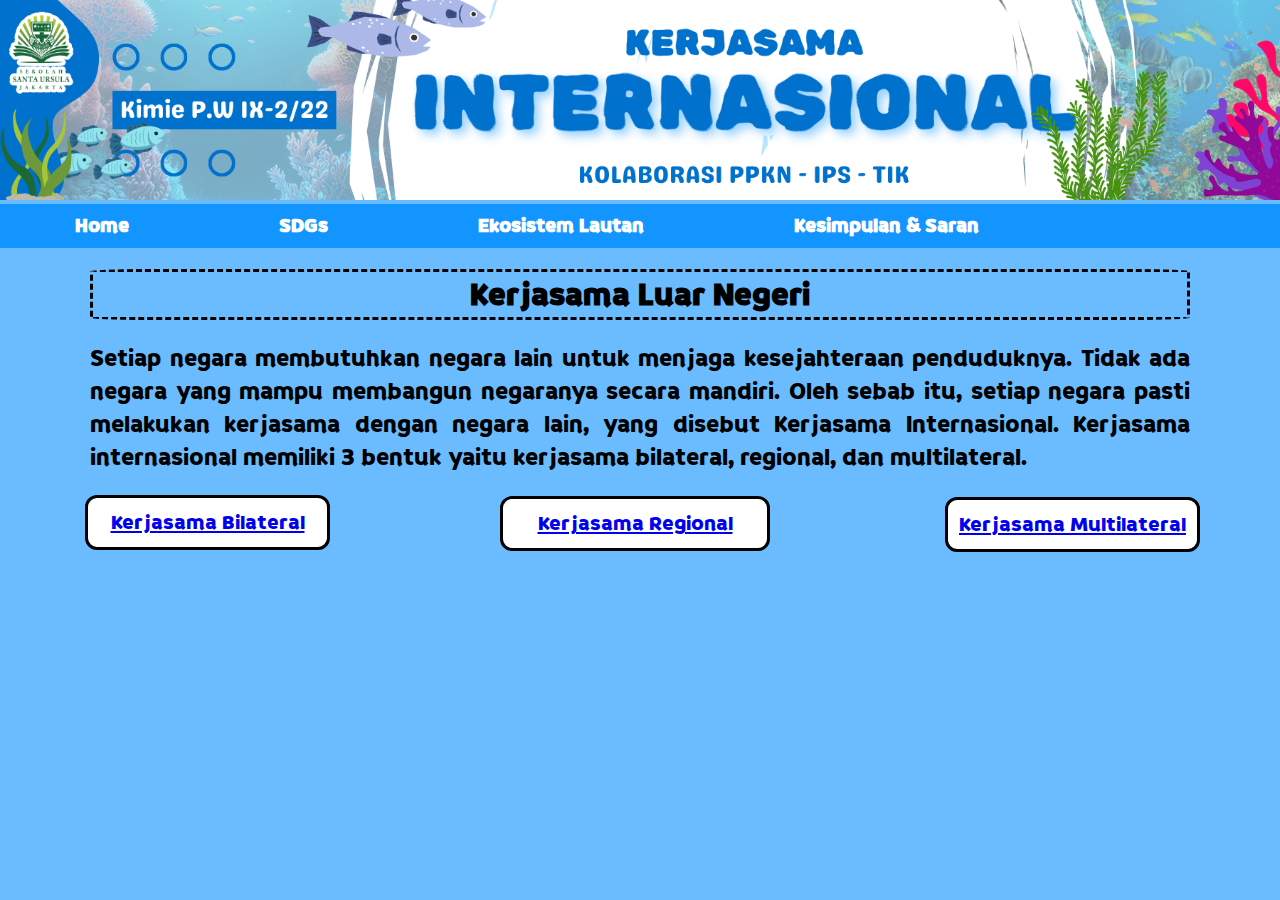
<file: index.html>
<!DOCTYPE html>
<html>

<head>
    <title>Web Kolaborasi</title>
    <link rel="stylesheet" href="index.css">
</head>

<body>
    <link href='https://fonts.googleapis.com/css?family=Braah One' rel='stylesheet'>
    <div>
        <img src="Header.png" alt="header">
    </div>
    <ul>
        <li><a href="index.html">Home</a></li>
        <li><a href="SDGs.html">SDGs</a></li>
        <li><a href="Ekosistem Lautan.html">Ekosistem Lautan</a></li>
        <li><a href="Kesimpulan.html">Kesimpulan & Saran</a></li>
    </ul>
    <link href='https://fonts.googleapis.com/css?family=Braah One' rel='stylesheet'>
    <h1>
        Kerjasama Luar Negeri
    </h1>
    <h2>
        Setiap negara membutuhkan negara lain untuk menjaga kesejahteraan penduduknya. Tidak ada negara yang mampu
        membangun negaranya secara mandiri. Oleh sebab itu, setiap negara pasti melakukan kerjasama dengan negara lain,
        yang disebut Kerjasama Internasional. Kerjasama internasional memiliki 3 bentuk yaitu kerjasama bilateral,
        regional, dan multilateral.
    </h2>
    <link href='https://fonts.googleapis.com/css?family=Braah One' rel='stylesheet'>
    <p class="bilateral">
        <a href="bilateral.html">Kerjasama Bilateral</a>
    </p>
    <p class="regional">
        <a href="regional.html">Kerjasama Regional</a>
    </p>
    <p class="multilateral">
        <a href="multilateral.html">Kerjasama Multilateral</a>
    </p>
</body>
</html>
</file>
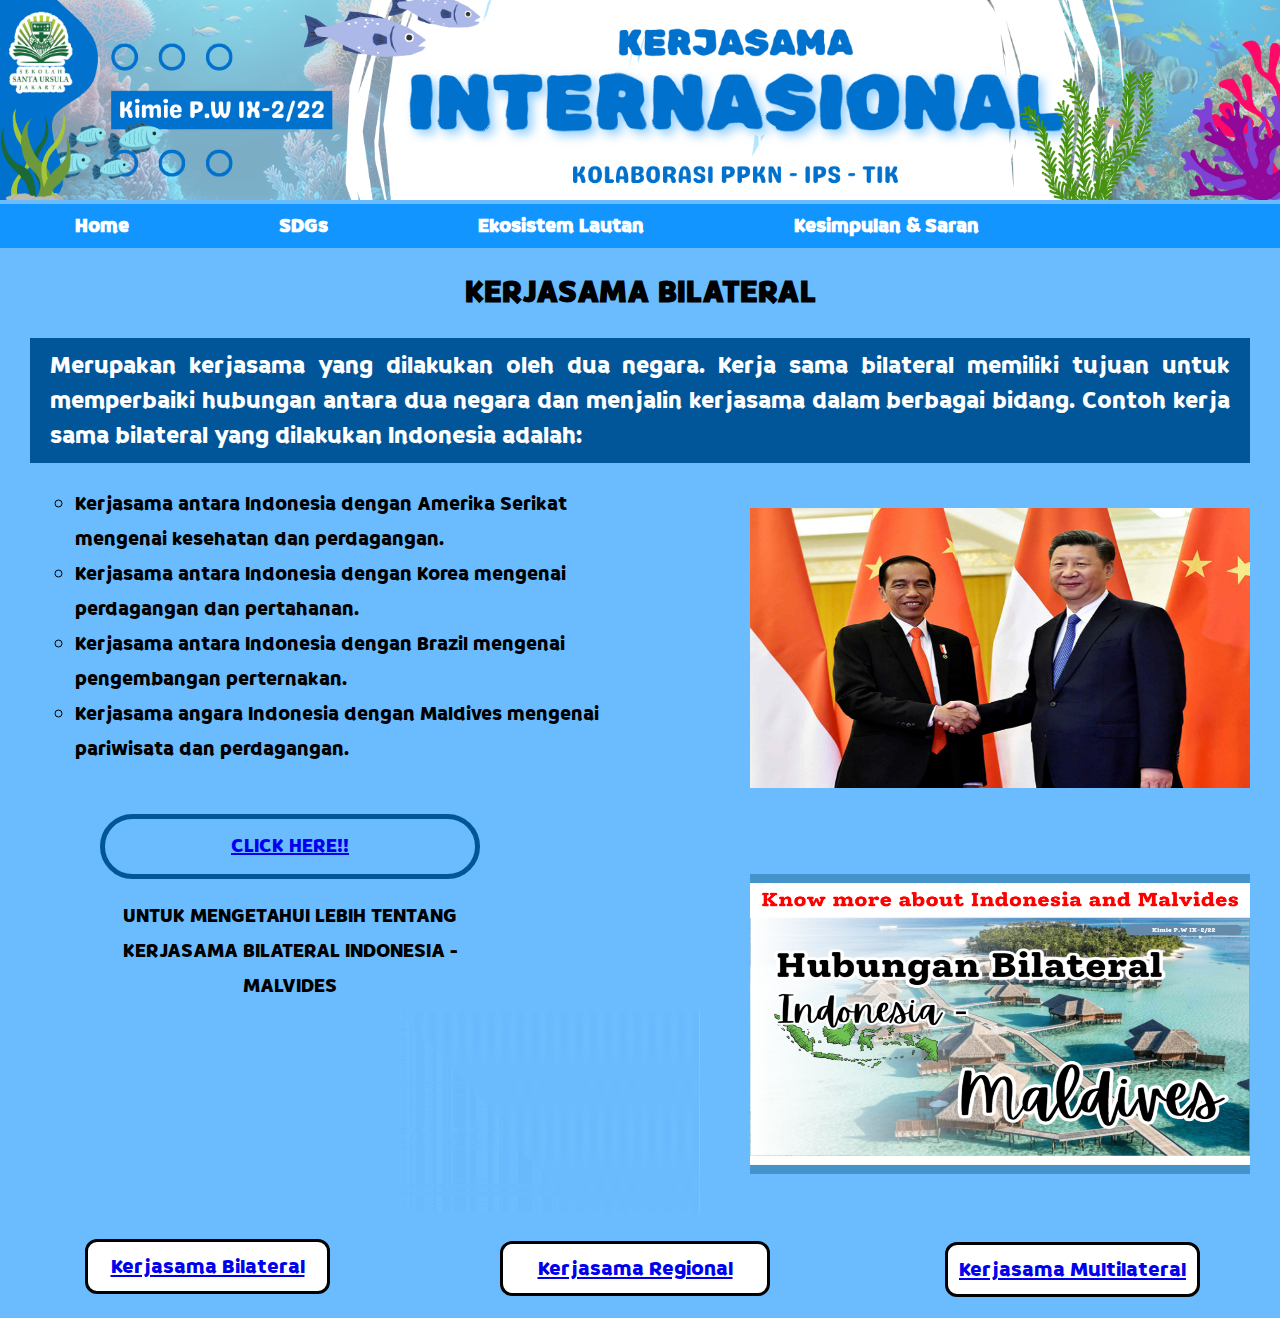
<file: bilateral.html>
<!DOCTYPE html>
<html>
<head>
    <title>Web Kolaborasi</title>
    <link rel="stylesheet" href="bilateral.css">
</head>
<body>
    <link href='https://fonts.googleapis.com/css?family=Braah One' rel='stylesheet'>
    <div>
        <img src="Header.png" alt="header">
    </div>
    <ul>
        <li><a href="index.html">Home</a></li>
        <li><a href="SDGs.html">SDGs</a></li>
        <li><a href="Ekosistem Lautan.html">Ekosistem Lautan</a></li>
        <li><a href="Kesimpulan.html">Kesimpulan & Saran</a></li>
    </ul>
    <link href='https://fonts.googleapis.com/css?family=Braah One' rel='stylesheet'>
    <h1>
        KERJASAMA BILATERAL
    </h1>
    <h2>
        <p class="deskripsi">
            Merupakan kerjasama yang dilakukan oleh dua negara. Kerja sama bilateral memiliki tujuan untuk memperbaiki
            hubungan antara dua negara dan menjalin kerjasama dalam berbagai bidang. Contoh kerja sama bilateral yang
            dilakukan Indonesia adalah:
        </p>
        <ul class="kerjasama">
            <li>Kerjasama antara Indonesia dengan Amerika Serikat mengenai kesehatan dan perdagangan.</li>
            <li>Kerjasama antara Indonesia dengan Korea mengenai perdagangan dan pertahanan.</li>
            <li>Kerjasama antara Indonesia dengan Brazil mengenai pengembangan perternakan.</li>
            <li>Kerjasama angara Indonesia dengan Maldives mengenai pariwisata dan perdagangan.</li>
        </ul>
        <img class=bilateral src="bilateral.jpg" alt="bilateral">
    </h2>

    <link href='https://fonts.googleapis.com/css?family=Braah One' rel='stylesheet'>
    <p class="aa">
        <a href="maldives.html">CLICK HERE!!</a>
    </p>
    <p class="ab">
        UNTUK MENGETAHUI LEBIH TENTANG KERJASAMA BILATERAL INDONESIA - MALVIDES
    </p>
    <p>
        <a href="maldives.html">
            <img class="maldives" src="Maldives.png" alt="Maldives">
        </a>
    </p>
    <p>
        <img class="arrow" src="arrow.gif" alt="arrow">
    </p>
    <p class="bilateral">
        <a href="bilateral.html">Kerjasama Bilateral</a>
    </p>
    <p class="regional">
        <a href="regional.html">Kerjasama Regional</a>
    </p>
    <p class="multilateral">
        <a href="multilateral.html">Kerjasama Multilateral</a>
    </p>
</file>
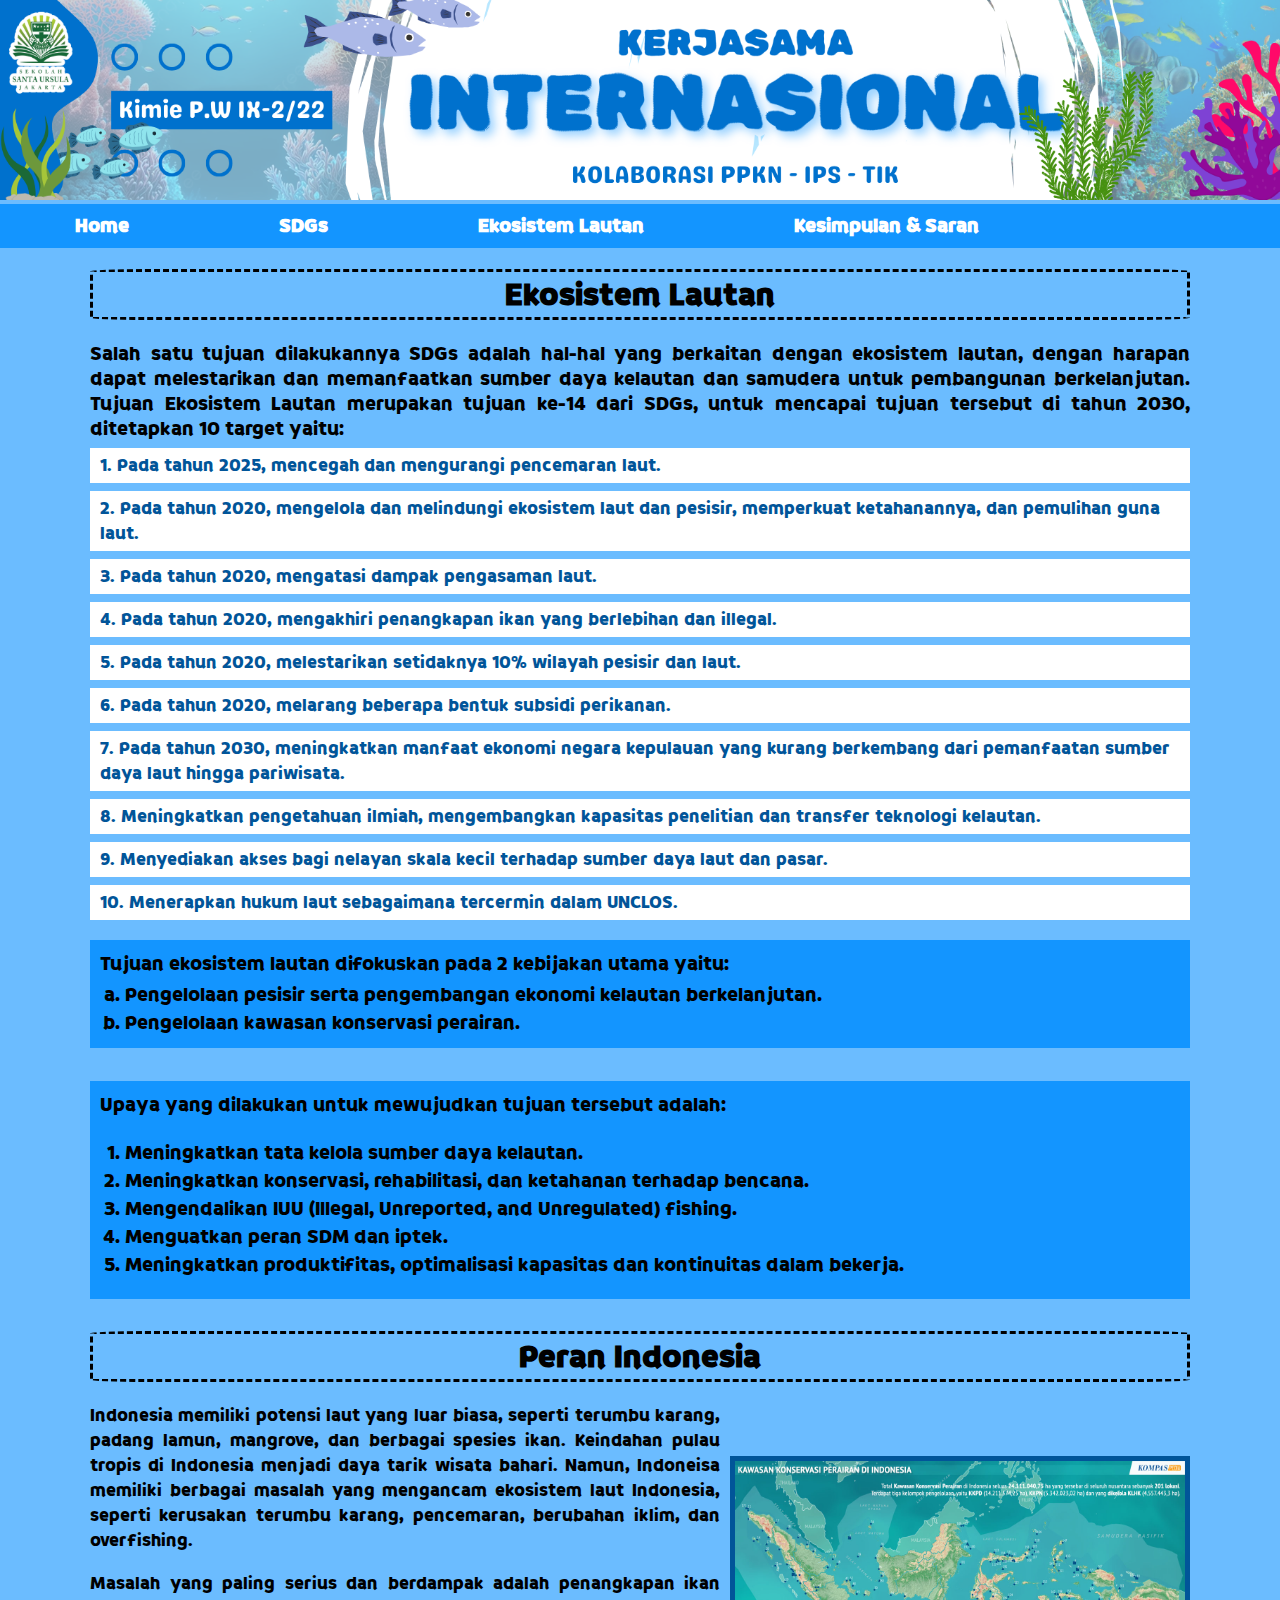
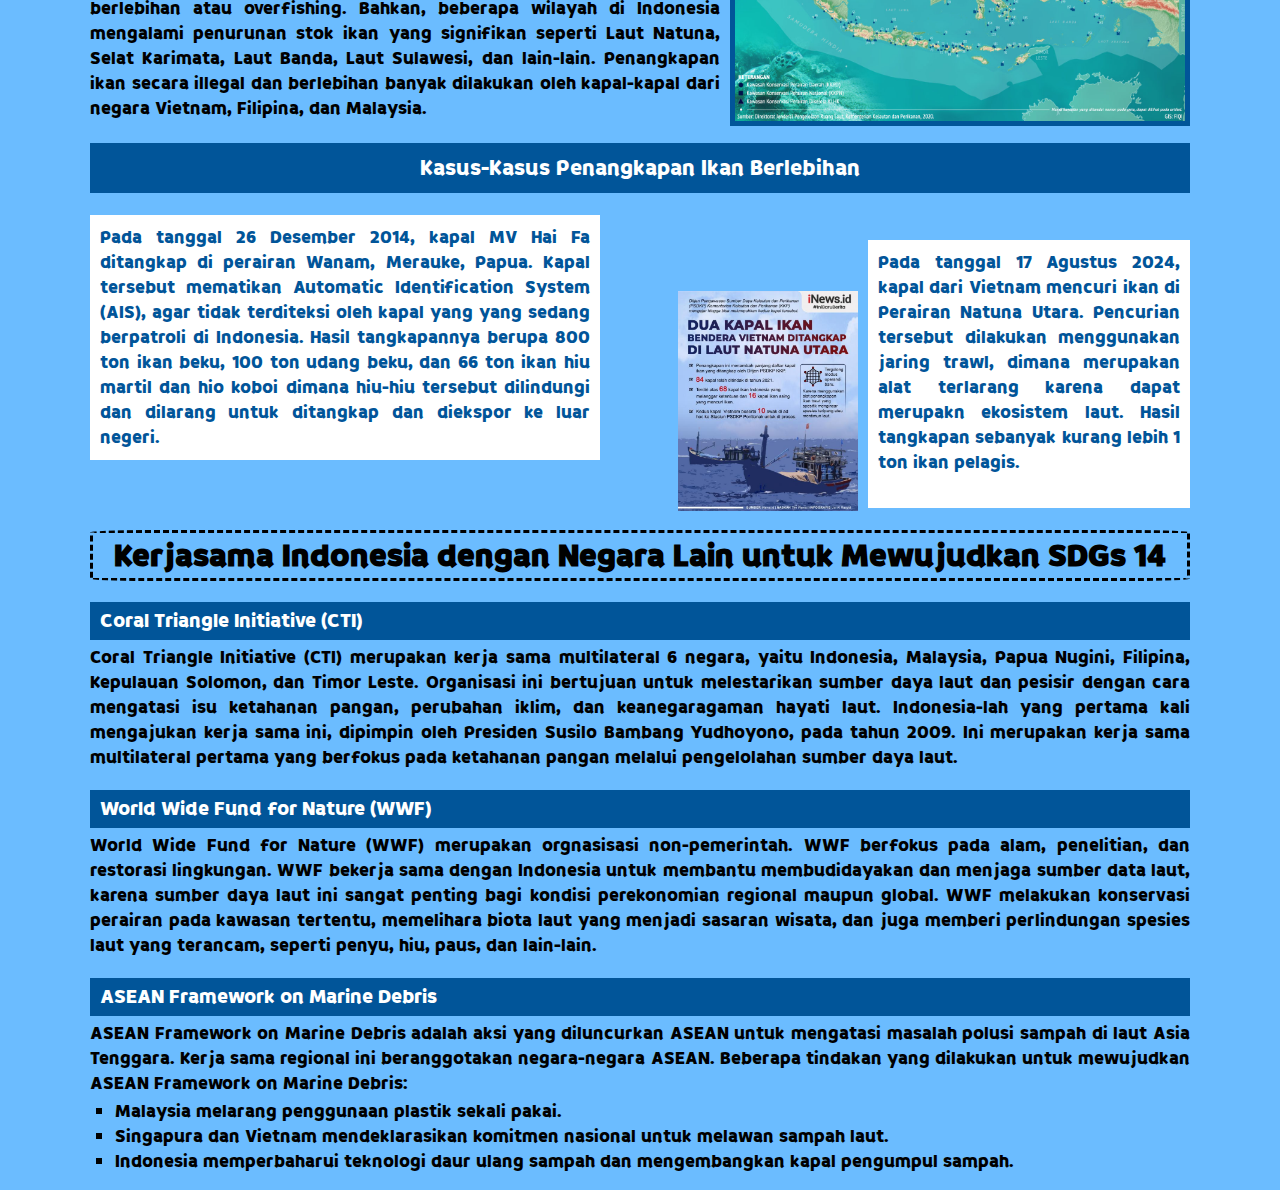
<file: Ekosistem Lautan.html>
<!DOCTYPE html>
<html>

<head>
    <title>Web Kolaborasi</title>
    <link rel="stylesheet" href="Ekosistem Lautan.css">
</head>

<body>
    <link href='https://fonts.googleapis.com/css?family=Braah One' rel='stylesheet'>
    <div>
        <img src="Header.png" alt="header">
    </div>
    <ul>
        <li><a href="index.html">Home</a></li>
        <li><a href="SDGs.html">SDGs</a></li>
        <li><a href="Ekosistem Lautan.html">Ekosistem Lautan</a></li>
        <li><a href="Kesimpulan.html">Kesimpulan & Saran</a></li>
    </ul>
    <link href='https://fonts.googleapis.com/css?family=Braah One' rel='stylesheet'>
    <h1>
        Ekosistem Lautan
    </h1>
    <h2>
        Salah satu tujuan dilakukannya SDGs adalah hal-hal yang berkaitan dengan ekosistem lautan, dengan harapan dapat
        melestarikan dan memanfaatkan sumber daya kelautan dan samudera untuk pembangunan berkelanjutan. Tujuan
        Ekosistem Lautan merupakan tujuan ke-14 dari SDGs, untuk mencapai tujuan tersebut di tahun 2030, ditetapkan 10
        target yaitu:
    </h2>
    <p class="a">
        1. Pada tahun 2025, mencegah dan mengurangi pencemaran laut.
    </p>
    <p class="b">
        2. Pada tahun 2020, mengelola dan melindungi ekosistem laut dan pesisir, memperkuat ketahanannya, dan pemulihan
        guna laut.
    </p>
    <p class="c">
        3. Pada tahun 2020, mengatasi dampak pengasaman laut.
    </p>
    <p class="d">
        4. Pada tahun 2020, mengakhiri penangkapan ikan yang berlebihan dan illegal.
    </p>
    <p class="e">
        5. Pada tahun 2020, melestarikan setidaknya 10% wilayah pesisir dan laut.
    </p>
    <p class="f">
        6. Pada tahun 2020, melarang beberapa bentuk subsidi perikanan.
    </p>
    <p class="g">
        7. Pada tahun 2030, meningkatkan manfaat ekonomi negara kepulauan yang kurang berkembang dari pemanfaatan sumber
        daya laut hingga pariwisata.
    </p>
    <p class="h">
        8. Meningkatkan pengetahuan ilmiah, mengembangkan kapasitas penelitian dan transfer teknologi kelautan.
    </p>
    <p class="i">
        9. Menyediakan akses bagi nelayan skala kecil terhadap sumber daya laut dan pasar.
    </p>
    <p class="j">
        10. Menerapkan hukum laut sebagaimana tercermin dalam UNCLOS.
    </p>
    <p class="tujuan">
        Tujuan ekosistem lautan difokuskan pada 2 kebijakan utama yaitu:
    </p>
    <ol class="tujuan">
        <li>Pengelolaan pesisir serta pengembangan ekonomi kelautan berkelanjutan.</li>
        <li>Pengelolaan kawasan konservasi perairan.</li>
    </ol>
    <p class="upaya">
        Upaya yang dilakukan untuk mewujudkan tujuan tersebut adalah:
    </p>
    <ol class="upaya">
        <li>Meningkatkan tata kelola sumber daya kelautan.</li>
        <li>Meningkatkan konservasi, rehabilitasi, dan ketahanan terhadap bencana.</li>
        <li>Mengendalikan IUU (Illegal, Unreported, and Unregulated) fishing.</li>
        <li>Menguatkan peran SDM dan iptek.</li>
        <li>Meningkatkan produktifitas, optimalisasi kapasitas dan kontinuitas dalam bekerja.</li>
    </ol>
    <h1>
        Peran Indonesia
    </h1>
    <p class="deskripsi1">
        Indonesia memiliki potensi laut yang luar biasa, seperti terumbu karang, padang lamun, mangrove, dan berbagai
        spesies ikan. Keindahan pulau tropis di Indonesia menjadi daya tarik wisata bahari. Namun, Indoneisa memiliki
        berbagai masalah yang mengancam ekosistem laut Indonesia, seperti kerusakan terumbu karang, pencemaran,
        berubahan iklim, dan overfishing.
    </p>
    <p class="deskripsi2">
        Masalah yang paling serius dan berdampak adalah penangkapan ikan berlebihan atau overfishing. Bahkan, beberapa
        wilayah di Indonesia mengalami penurunan stok ikan yang signifikan seperti Laut Natuna, Selat Karimata, Laut
        Banda, Laut Sulawesi, dan lain-lain. Penangkapan ikan secara illegal dan berlebihan banyak dilakukan oleh
        kapal-kapal dari negara Vietnam, Filipina, dan Malaysia.
    </p>
    <img class="peta" src="peta.jpg" alt="peta">
    <p class="isi">
        Kasus-Kasus Penangkapan Ikan Berlebihan
    </p>
    <p class="kasus1">
        Pada tanggal 26 Desember 2014, kapal MV Hai Fa ditangkap di perairan Wanam, Merauke, Papua. Kapal tersebut
        mematikan Automatic Identification System (AIS), agar tidak terditeksi oleh kapal yang yang sedang berpatroli di
        Indonesia. Hasil tangkapannya berupa 800 ton ikan beku, 100 ton udang beku, dan 66 ton ikan hiu martil dan hio
        koboi dimana hiu-hiu tersebut dilindungi dan dilarang untuk ditangkap dan diekspor ke luar negeri.
    </p>
    <p class="kasus2">
        Pada tanggal 17 Agustus 2024, kapal dari Vietnam mencuri ikan di Perairan Natuna Utara. Pencurian tersebut
        dilakukan menggunakan jaring trawl, dimana merupakan alat terlarang karena dapat merupakn ekosistem laut. Hasil
        tangkapan sebanyak kurang lebih 1 ton ikan pelagis.
    </p>
    <img class="kasus" src="kasus.jpeg" alt="kasus">
    <h1>
        Kerjasama Indonesia dengan Negara Lain untuk Mewujudkan SDGs 14
    </h1>
    <p class="CTI">
        Coral Triangle Initiative (CTI)
    </p>
    <p class="isiCTI">
        Coral Triangle Initiative (CTI) merupakan kerja sama multilateral 6 negara, yaitu Indonesia, Malaysia, Papua
        Nugini, Filipina, Kepulauan Solomon, dan Timor Leste. Organisasi ini bertujuan untuk melestarikan sumber daya
        laut dan pesisir dengan cara mengatasi isu ketahanan pangan, perubahan iklim, dan keanegaragaman hayati laut.
        Indonesia-lah yang pertama kali mengajukan kerja sama ini, dipimpin oleh Presiden Susilo Bambang Yudhoyono, pada
        tahun 2009. Ini merupakan kerja sama multilateral pertama yang berfokus pada ketahanan pangan melalui
        pengelolahan sumber daya laut.
    </p>
    <p class="WWF">
        World Wide Fund for Nature (WWF)
    </p>
    <p class="isiWWF">
        World Wide Fund for Nature (WWF) merupakan orgnasisasi non-pemerintah. WWF berfokus pada alam, penelitian, dan
        restorasi lingkungan. WWF bekerja sama dengan Indonesia untuk membantu membudidayakan dan menjaga sumber data
        laut, karena sumber daya laut ini sangat penting bagi kondisi perekonomian regional maupun global. WWF melakukan
        konservasi perairan pada kawasan tertentu, memelihara biota laut yang menjadi sasaran wisata, dan juga memberi
        perlindungan spesies laut yang terancam, seperti penyu, hiu, paus, dan lain-lain.
    </p>
    <p class="ASEAN">
        ASEAN Framework on Marine Debris
    </p>
    <p class="isiASEAN">
        ASEAN Framework on Marine Debris adalah aksi yang diluncurkan ASEAN untuk mengatasi masalah polusi sampah di
        laut Asia Tenggara. Kerja sama regional ini beranggotakan negara-negara ASEAN. Beberapa tindakan yang dilakukan
        untuk mewujudkan ASEAN Framework on Marine Debris:
        <ul class="ASEAN">
            <li>Malaysia melarang penggunaan plastik sekali pakai.</li>
            <li>Singapura dan Vietnam mendeklarasikan komitmen nasional untuk melawan sampah laut.</li>
            <li>Indonesia memperbaharui teknologi daur ulang sampah dan mengembangkan kapal pengumpul sampah.</li>
        </ul>
    </p>
</file>
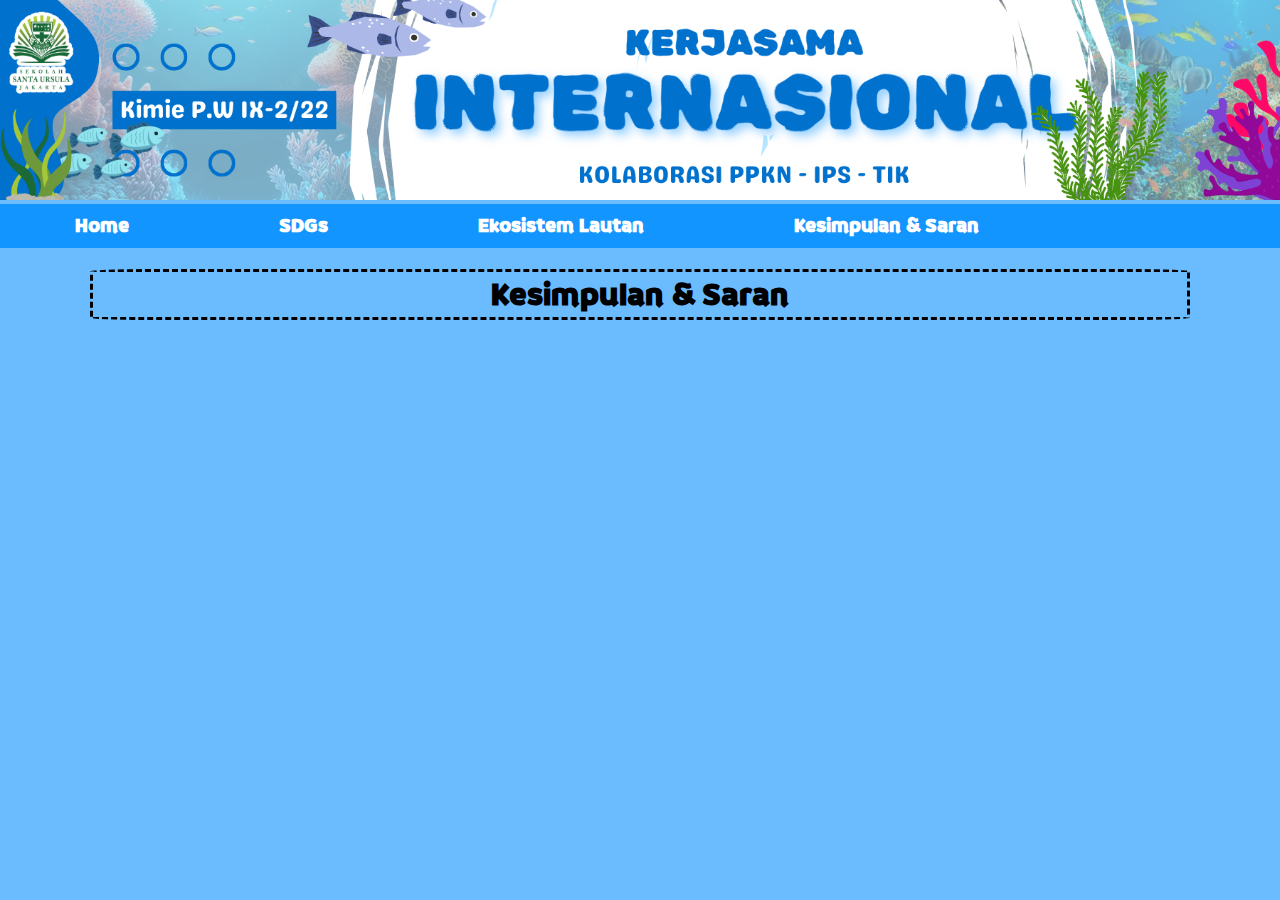
<file: Kesimpulan.html>
<!DOCTYPE html>
<html>

<head>
    <title>Web Kolaborasi</title>
    <link rel="stylesheet" href="Kesimpulan.css">
</head>

<body>
    <link href='https://fonts.googleapis.com/css?family=Braah One' rel='stylesheet'>
    <div>
        <img src="Header.png" alt="header">
    </div>
    <ul>
        <li><a href="index.html">Home</a></li>
        <li><a href="SDGs.html">SDGs</a></li>
        <li><a href="Ekosistem Lautan.html">Ekosistem Lautan</a></li>
        <li><a href="Kesimpulan.html">Kesimpulan & Saran</a></li>
    </ul>
    <link href='https://fonts.googleapis.com/css?family=Braah One' rel='stylesheet'>
    <h1>
        Kesimpulan & Saran
    </h1>
</file>
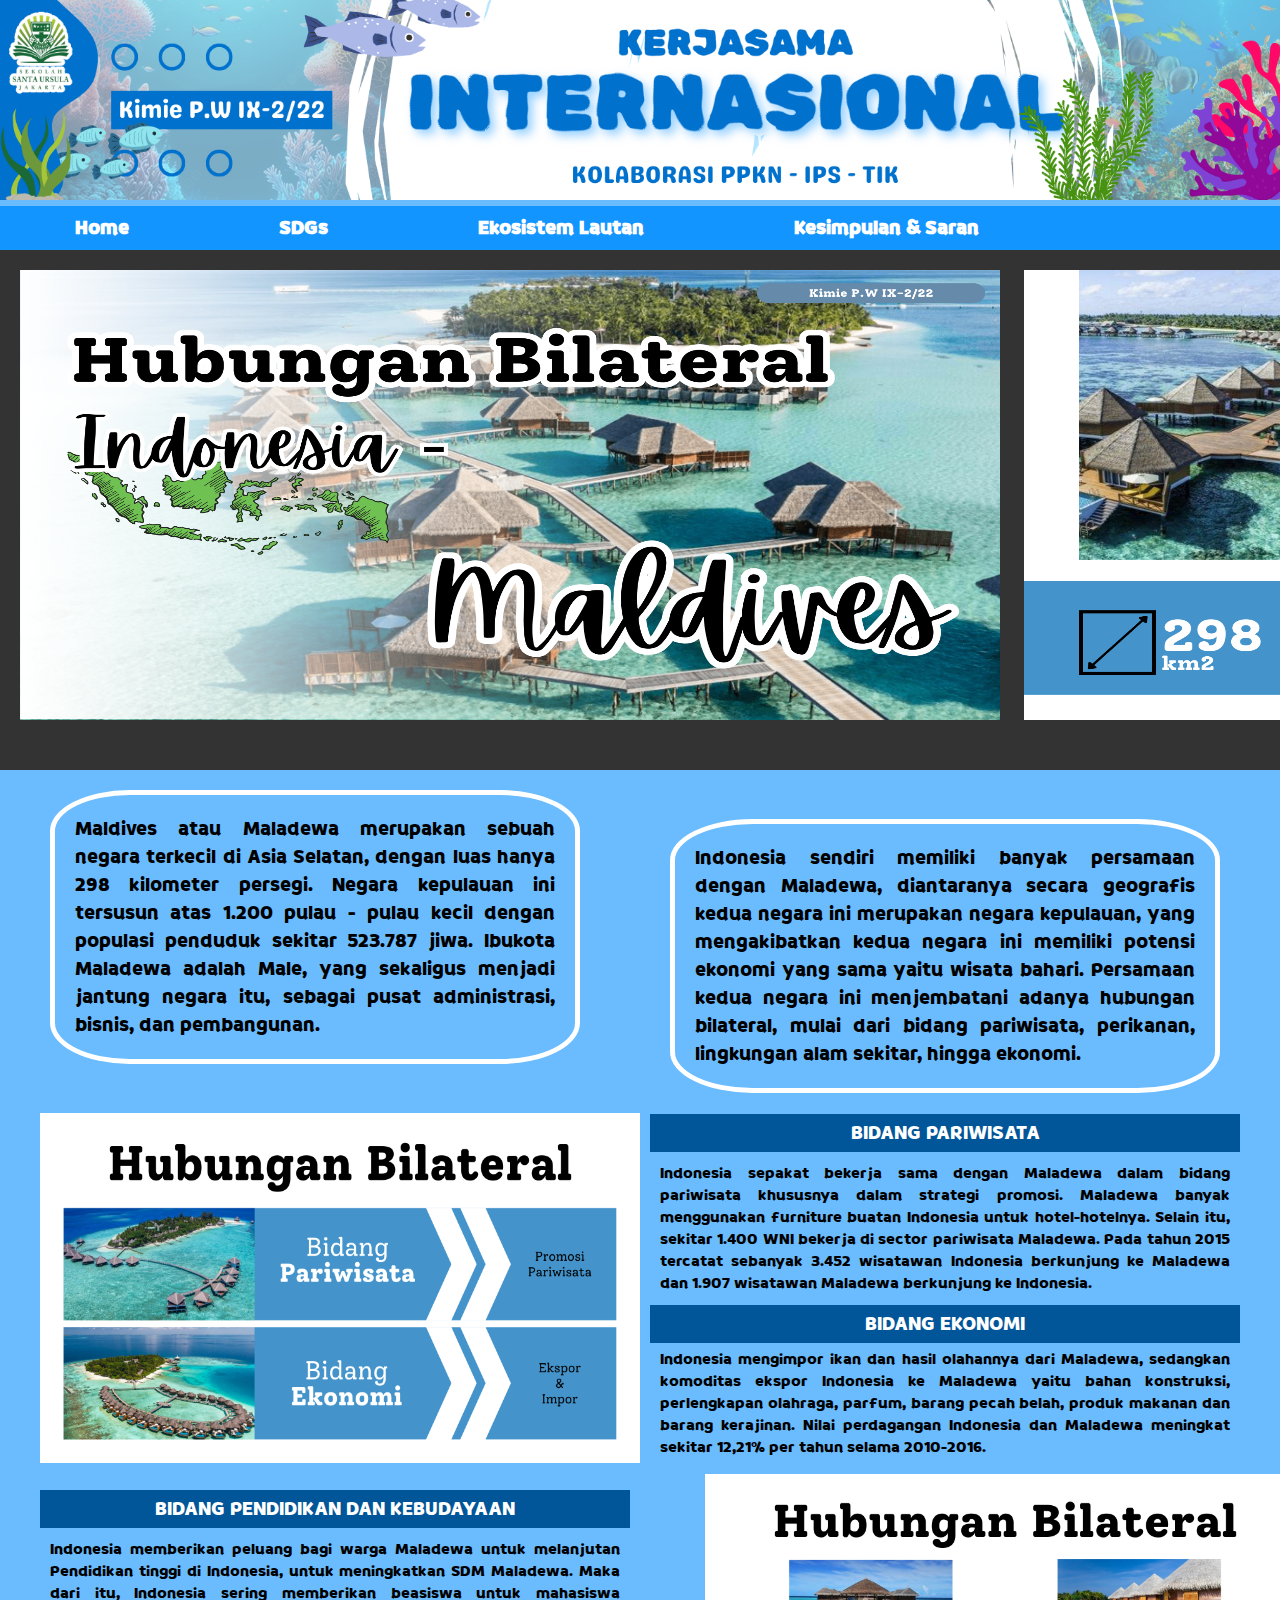
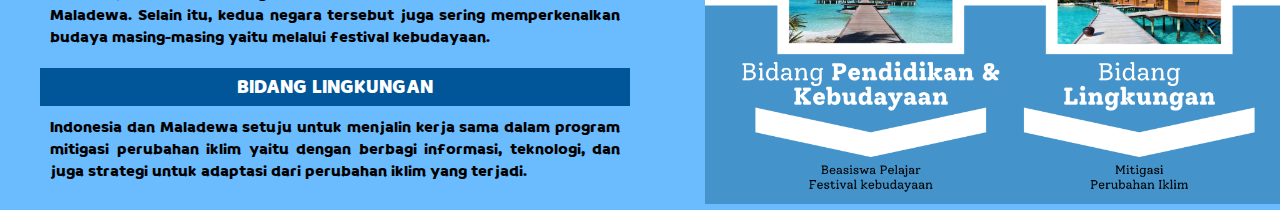
<file: maldives.html>
<!DOCTYPE html>
<html>

<head>
    <title>Web Kolaborasi</title>
    <link rel="stylesheet" href="maldives.css">
    <link rel="preconnect" href="https://fonts.googleapis.com">
    <link rel="preconnect" href="https://fonts.gstatic.com" crossorigin>
    <link href="https://fonts.googleapis.com/css2?family=Braah+One&display=swap" rel="stylesheet">

</head>

<body>
    <link href='https://fonts.googleapis.com/css?family=Braah One' rel='stylesheet'>
    <div>
        <img src="Header.png" alt="header">
    </div>
    <ul>
        <li><a href="index.html">Home</a></li>
        <li><a href="SDGs.html">SDGs</a></li>
        <li><a href="Ekosistem Lautan.html">Ekosistem Lautan</a></li>
        <li><a href="Kesimpulan.html">Kesimpulan & Saran</a></li>
    </ul>

    <div class="scroll-container">
        <img class="a" src="1.png" alt="Slide1" width="600px" height="400px">
        <img class="a" src="2.png" alt="Slide2" width="600px" height="400px">
        <img class="a" src="3.png" alt="Slide3" width="600px" height="400px">
        <img class="a" src="4.png" alt="Slide4" width="600px" height="400px">
        <img class="a" src="5.png" alt="Slide5" width="600px" height="400px">
    </div>

    <p class="slide1">
        Maldives atau Maladewa merupakan sebuah negara terkecil di Asia Selatan, dengan luas hanya 298 kilometer
        persegi.
        Negara kepulauan ini tersusun atas 1.200 pulau - pulau kecil dengan populasi penduduk sekitar 523.787 jiwa.
        Ibukota Maladewa adalah Male, yang sekaligus menjadi jantung negara itu, sebagai pusat administrasi, bisnis, dan
        pembangunan.
    </p>
    <p class="slide2">
        Indonesia sendiri memiliki banyak persamaan dengan Maladewa, diantaranya secara geografis kedua negara ini
        merupakan negara kepulauan, yang mengakibatkan kedua negara ini memiliki potensi ekonomi yang sama yaitu wisata
        bahari. Persamaan kedua negara ini menjembatani adanya hubungan bilateral, mulai dari bidang pariwisata,
        perikanan, lingkungan alam sekitar, hingga ekonomi.
    </p>
    <img class="Slide3" src="3.png" alt="Slide3">
    <p class="judul3a">
        BIDANG PARIWISATA
    </p>
    <p class="silde3a">
        Indonesia sepakat bekerja sama dengan Maladewa dalam bidang pariwisata khususnya dalam strategi promosi.
        Maladewa banyak menggunakan furniture buatan Indonesia untuk hotel-hotelnya. Selain itu, sekitar 1.400 WNI
        bekerja di sector pariwisata Maladewa. Pada tahun 2015 tercatat sebanyak 3.452 wisatawan Indonesia berkunjung ke
        Maladewa dan 1.907 wisatawan Maladewa berkunjung ke Indonesia.
    </p>
    <p class="judul3b">
        BIDANG EKONOMI
    </p>
    <p class="slide3b">
        Indonesia mengimpor ikan dan hasil olahannya dari Maladewa, sedangkan komoditas ekspor Indonesia ke Maladewa
        yaitu bahan konstruksi, perlengkapan olahraga, parfum, barang pecah belah, produk makanan dan barang kerajinan.
        Nilai perdagangan Indonesia dan Maladewa meningkat sekitar 12,21% per tahun selama 2010-2016.
    </p>

    <img class="Slide4" src="4.png" alt="Slide4">
    <p class="judul4a">
        BIDANG PENDIDIKAN DAN KEBUDAYAAN
    </p>
    <p class="silde4a">
        Indonesia memberikan peluang bagi warga Maladewa untuk melanjutan Pendidikan tinggi di Indonesia, untuk
        meningkatkan SDM Maladewa. Maka dari itu, Indonesia sering memberikan beasiswa untuk mahasiswa Maladewa. Selain
        itu, kedua negara tersebut juga sering memperkenalkan budaya masing-masing yaitu melalui festival kebudayaan.
    </p>
    <p class="judul4b">
        BIDANG LINGKUNGAN
    </p>
    <p class="slide4b">
        Indonesia dan Maladewa setuju untuk menjalin kerja sama dalam program mitigasi perubahan iklim yaitu dengan
        berbagi informasi, teknologi, dan juga strategi untuk adaptasi dari perubahan iklim yang terjadi.
    </p>
</body>
</file>
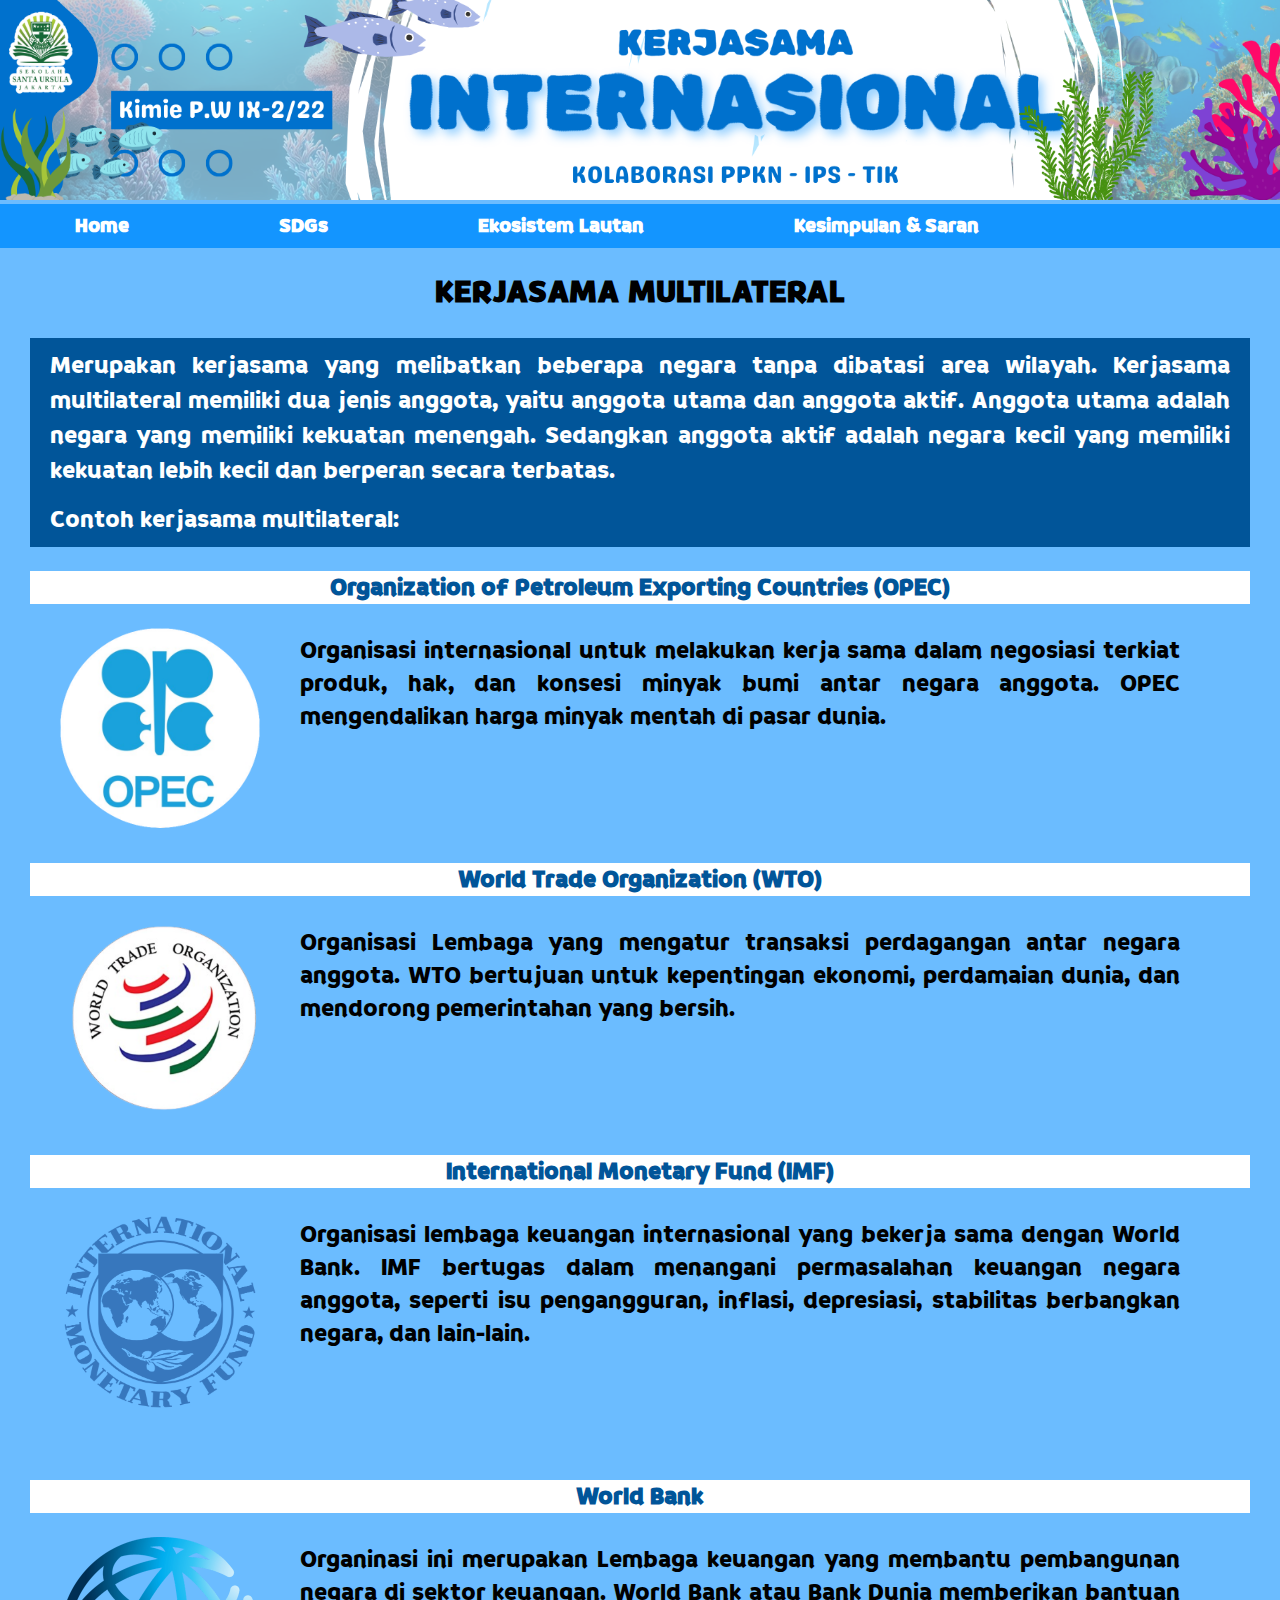
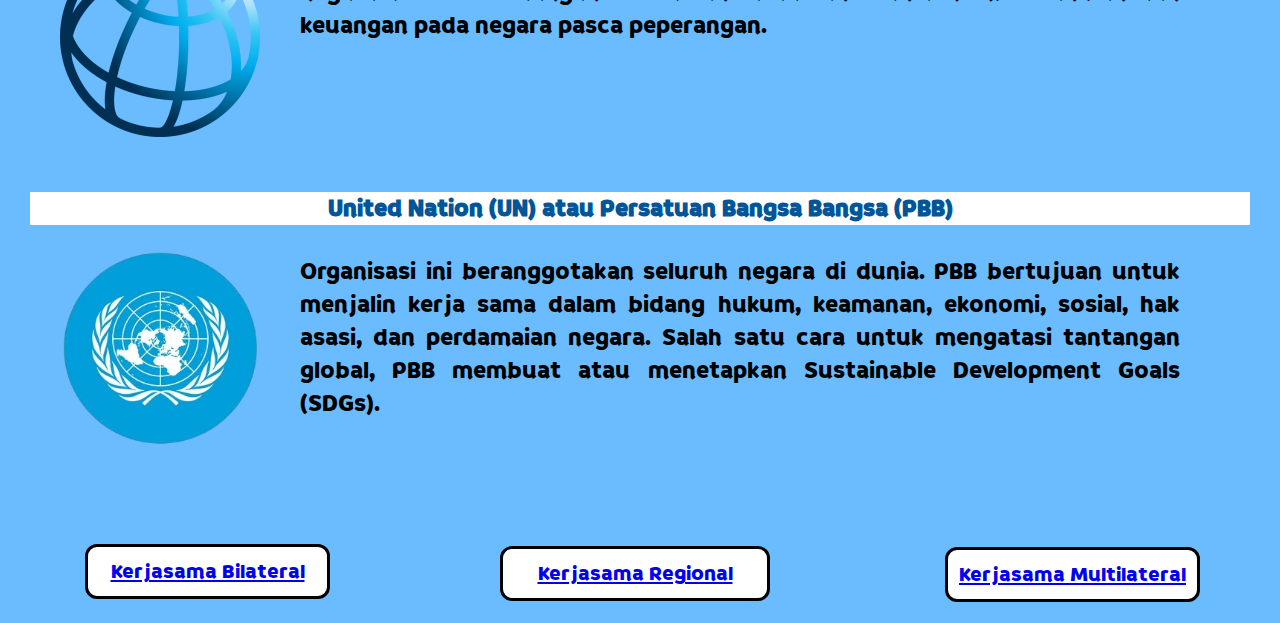
<file: multilateral.html>
<!DOCTYPE html>
<html>

<head>
    <title>Web Kolaborasi</title>
    <link rel="stylesheet" href="multilateral.css">
</head>

<body>
    <link href='https://fonts.googleapis.com/css?family=Braah One' rel='stylesheet'>
    <div>
        <img src="Header.png" alt="header">
    </div>
    <ul>
        <li><a href="index.html">Home</a></li>
        <li><a href="SDGs.html">SDGs</a></li>
        <li><a href="Ekosistem Lautan.html">Ekosistem Lautan</a></li>
        <li><a href="Kesimpulan.html">Kesimpulan & Saran</a></li>
    </ul>
    <link href='https://fonts.googleapis.com/css?family=Braah One' rel='stylesheet'>
    <h1>
        KERJASAMA MULTILATERAL
    </h1>
    <h2>
        <p class="deskripsi">
            Merupakan kerjasama yang melibatkan beberapa negara tanpa dibatasi area wilayah. Kerjasama multilateral
            memiliki dua jenis anggota, yaitu anggota utama dan anggota aktif. Anggota utama adalah negara yang memiliki
            kekuatan menengah. Sedangkan anggota aktif adalah negara kecil yang memiliki kekuatan lebih kecil dan
            berperan secara terbatas.
        </p>
        <p class="deskripsi2">
            Contoh kerjasama multilateral:
        </p>

        <p class="judul1">
            Organization of Petroleum Exporting Countries (OPEC)
        </p>
        <img class="gambar1" src="OPEC.png" alt="OPEC">
        <p class="isi1">
            Organisasi internasional untuk melakukan kerja sama dalam negosiasi terkiat produk, hak, dan konsesi minyak
            bumi antar negara anggota. OPEC mengendalikan harga minyak mentah di pasar dunia.
        </p>

        <p class="judul2">
            World Trade Organization (WTO)
        </p>
        <img class="gambar2" src="WTO.png" alt="WTO">
        <p class="isi2">
            Organisasi Lembaga yang mengatur transaksi perdagangan antar negara anggota. WTO bertujuan untuk kepentingan
            ekonomi, perdamaian dunia, dan mendorong pemerintahan yang bersih.
        </p>

        <p class="judul3">
            International Monetary Fund (IMF)
        </p>
        <img class="gambar3" src="IMF.png" alt="IMF">
        <p class="isi3">
            Organisasi lembaga keuangan internasional yang bekerja sama dengan World Bank. IMF bertugas dalam menangani
            permasalahan keuangan negara anggota, seperti isu pengangguran, inflasi, depresiasi, stabilitas berbangkan
            negara, dan lain-lain.
        </p>

        <p class="judul4">
            World Bank
        </p>
        <img class="gambar4" src="WORLDBANK.png" alt="WORLDBANK">
        <p class="isi4">
            Organinasi ini merupakan Lembaga keuangan yang membantu pembangunan negara di sektor keuangan. World Bank
            atau Bank Dunia memberikan bantuan keuangan pada negara pasca peperangan.
        </p>

        <p class="judul5">
            United Nation (UN) atau Persatuan Bangsa Bangsa (PBB)
        </p>
        <img class="gambar5" src="PBB.png" alt="PBB">
        <p class="isi5">
            Organisasi ini beranggotakan seluruh negara di dunia. PBB bertujuan untuk menjalin kerja sama dalam bidang
            hukum, keamanan, ekonomi, sosial, hak asasi, dan perdamaian negara.
            Salah satu cara untuk mengatasi tantangan global, PBB membuat atau menetapkan Sustainable Development Goals
            (SDGs).
        </p>
    </h2>
    <p class="bilateral">
        <a href="bilateral.html">Kerjasama Bilateral</a>
    </p>
    <p class="regional">
        <a href="regional.html">Kerjasama Regional</a>
    </p>
    <p class="multilateral">
        <a href="multilateral.html">Kerjasama Multilateral</a>
    </p>
</file>
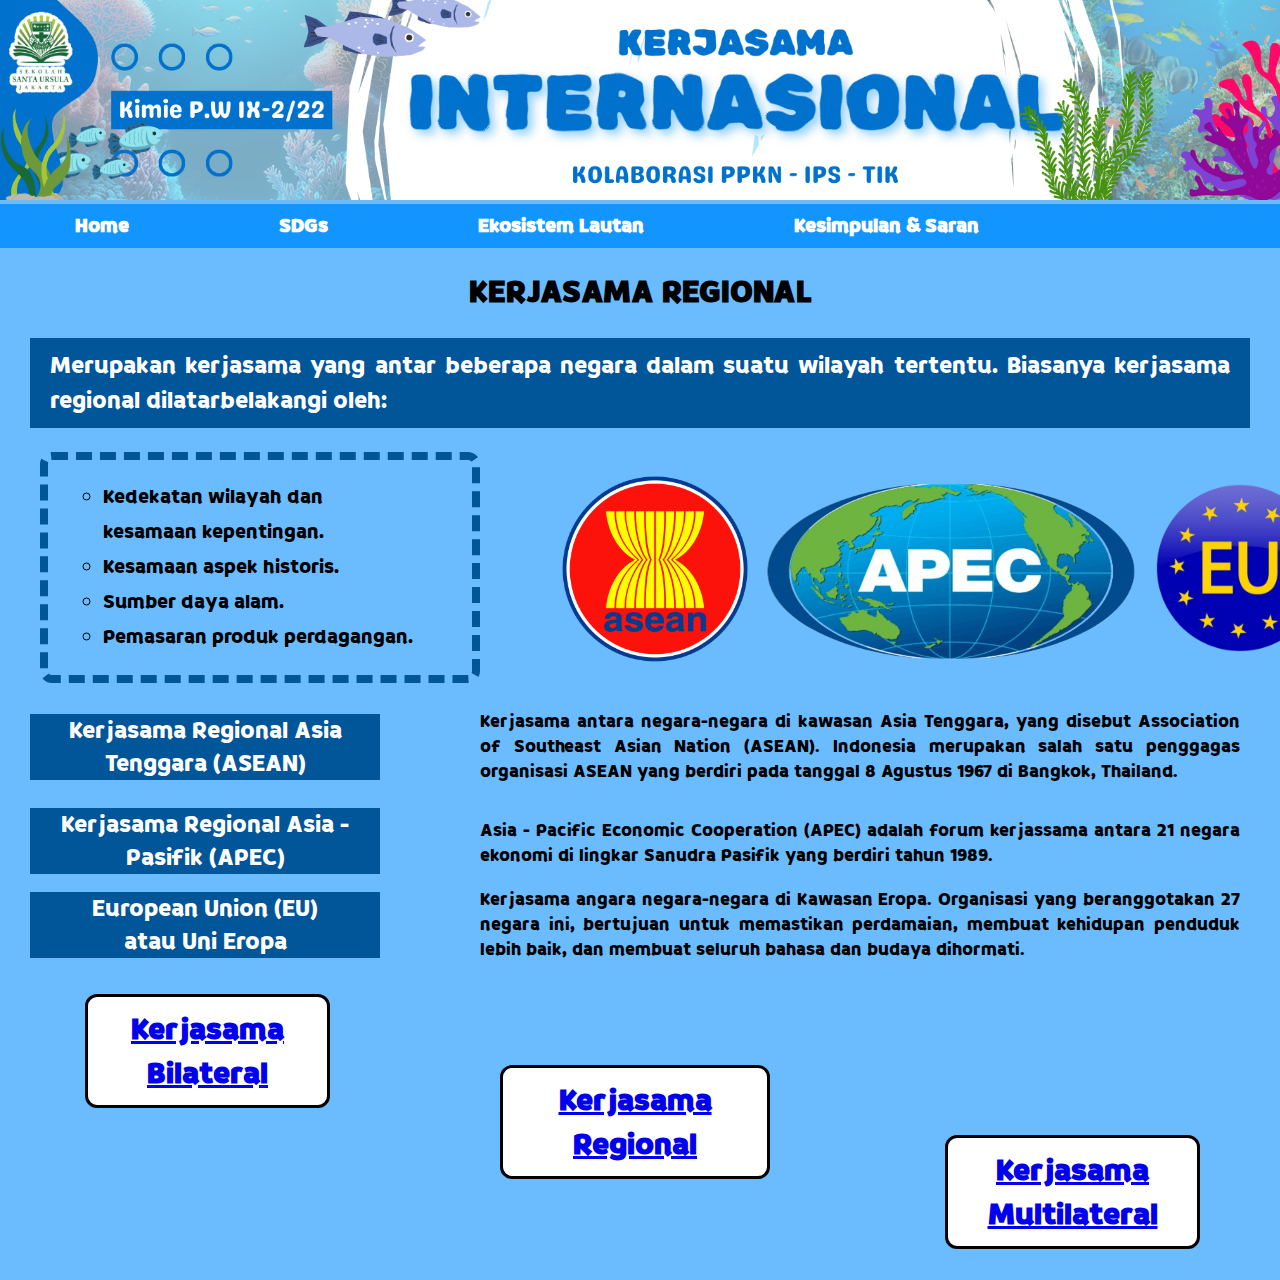
<file: regional.html>
<!DOCTYPE html>
<html>

<head>
    <title>Web Kolaborasi</title>
    <link rel="stylesheet" href="regional.css">
</head>

<body>
    <link href='https://fonts.googleapis.com/css?family=Braah One' rel='stylesheet'>
    <div>
        <img src="Header.png" alt="header">
    </div>
    <ul>
        <li><a href="index.html">Home</a></li>
        <li><a href="SDGs.html">SDGs</a></li>
        <li><a href="Ekosistem Lautan.css">Ekosistem Lautan</a></li>
        <li><a href="Kesimpulan.html">Kesimpulan & Saran</a></li>
    </ul>
    <link href='https://fonts.googleapis.com/css?family=Braah One' rel='stylesheet'>
    <h1>
        KERJASAMA REGIONAL
    </h1>
    <h2>
        <p class="deskripsi">
            Merupakan kerjasama yang antar beberapa negara dalam suatu wilayah tertentu. Biasanya kerjasama regional
            dilatarbelakangi oleh:
        </p>

        <ul class="latarbelakang">
            <li>Kedekatan wilayah dan kesamaan kepentingan.</li>
            <li>Kesamaan aspek historis.</li>
            <li>Sumber daya alam.</li>
            <li>Pemasaran produk perdagangan.</li>
        </ul>
        <img class="ASEAN" src="ASEAN.png" alt="ASEAN">
        <img class="APEC" src="APEC.png" alt="APEC">
        <img class="EU" src="EU.png" alt="EU">
        <p class="judul1">
            Kerjasama Regional Asia Tenggara (ASEAN)
        </p>
        <p class="isi1">
            Kerjasama antara negara-negara di kawasan Asia Tenggara, yang disebut Association of Southeast Asian Nation
            (ASEAN). Indonesia merupakan salah satu penggagas organisasi ASEAN yang berdiri pada tanggal 8 Agustus 1967
            di Bangkok, Thailand.
        </p>
        <p class="judul2">
            Kerjasama Regional Asia - Pasifik (APEC)
        </p>
        <p class="isi2">
            Asia - Pacific Economic Cooperation (APEC) adalah forum kerjassama antara 21 negara ekonomi di lingkar
            Sanudra Pasifik yang berdiri tahun 1989.
        </p>
        <p class="judul3">
            European Union (EU) atau Uni Eropa
        </p>
        <p class="isi3">
            Kerjasama angara negara-negara di Kawasan Eropa. Organisasi yang beranggotakan 27 negara ini, bertujuan
            untuk memastikan perdamaian, membuat kehidupan penduduk lebih baik, dan membuat seluruh bahasa dan budaya
            dihormati.
        </p>
        <p class="bilateral">
            <a href="bilateral.html">Kerjasama Bilateral</a>
        </p>
        <p class="regional">
            <a href="regional.html">Kerjasama Regional</a>
        </p>
        <p class="multilateral">
            <a href="multilateral.html">Kerjasama Multilateral</a>
        </p>
</file>
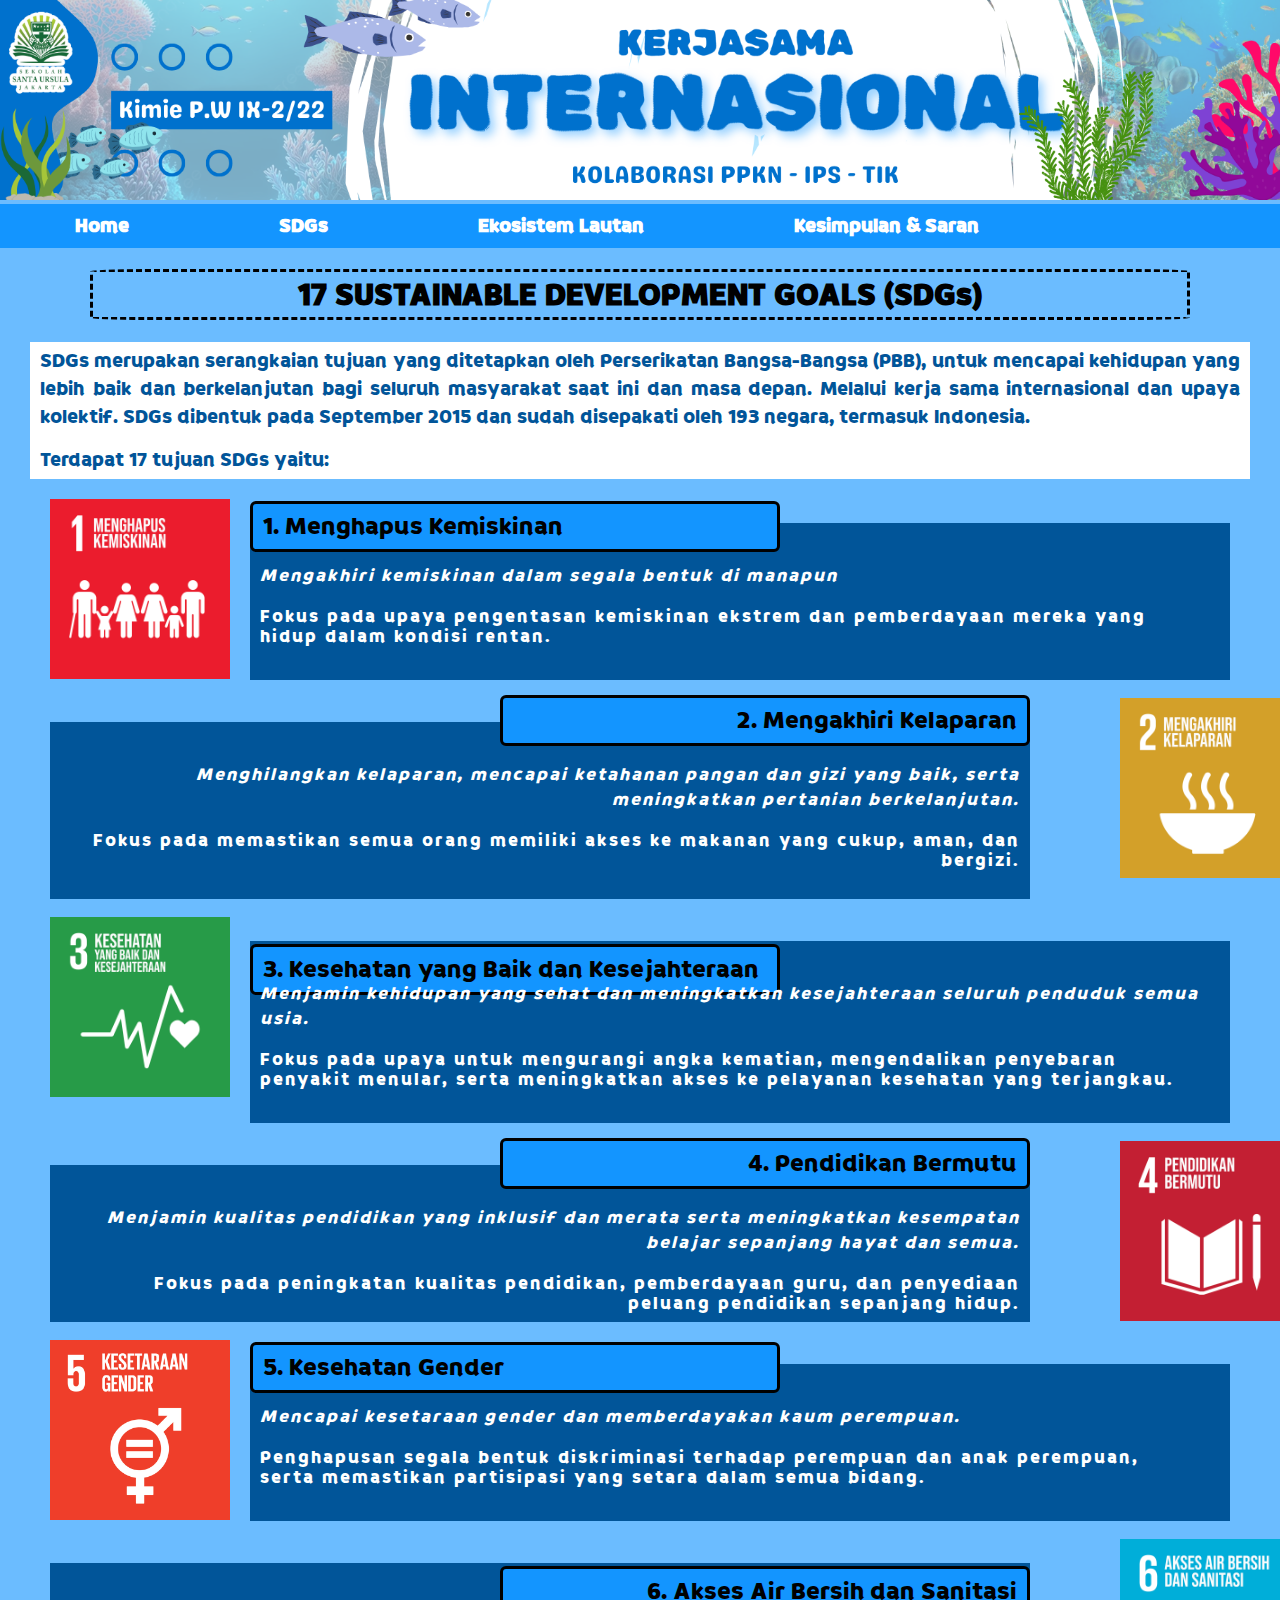
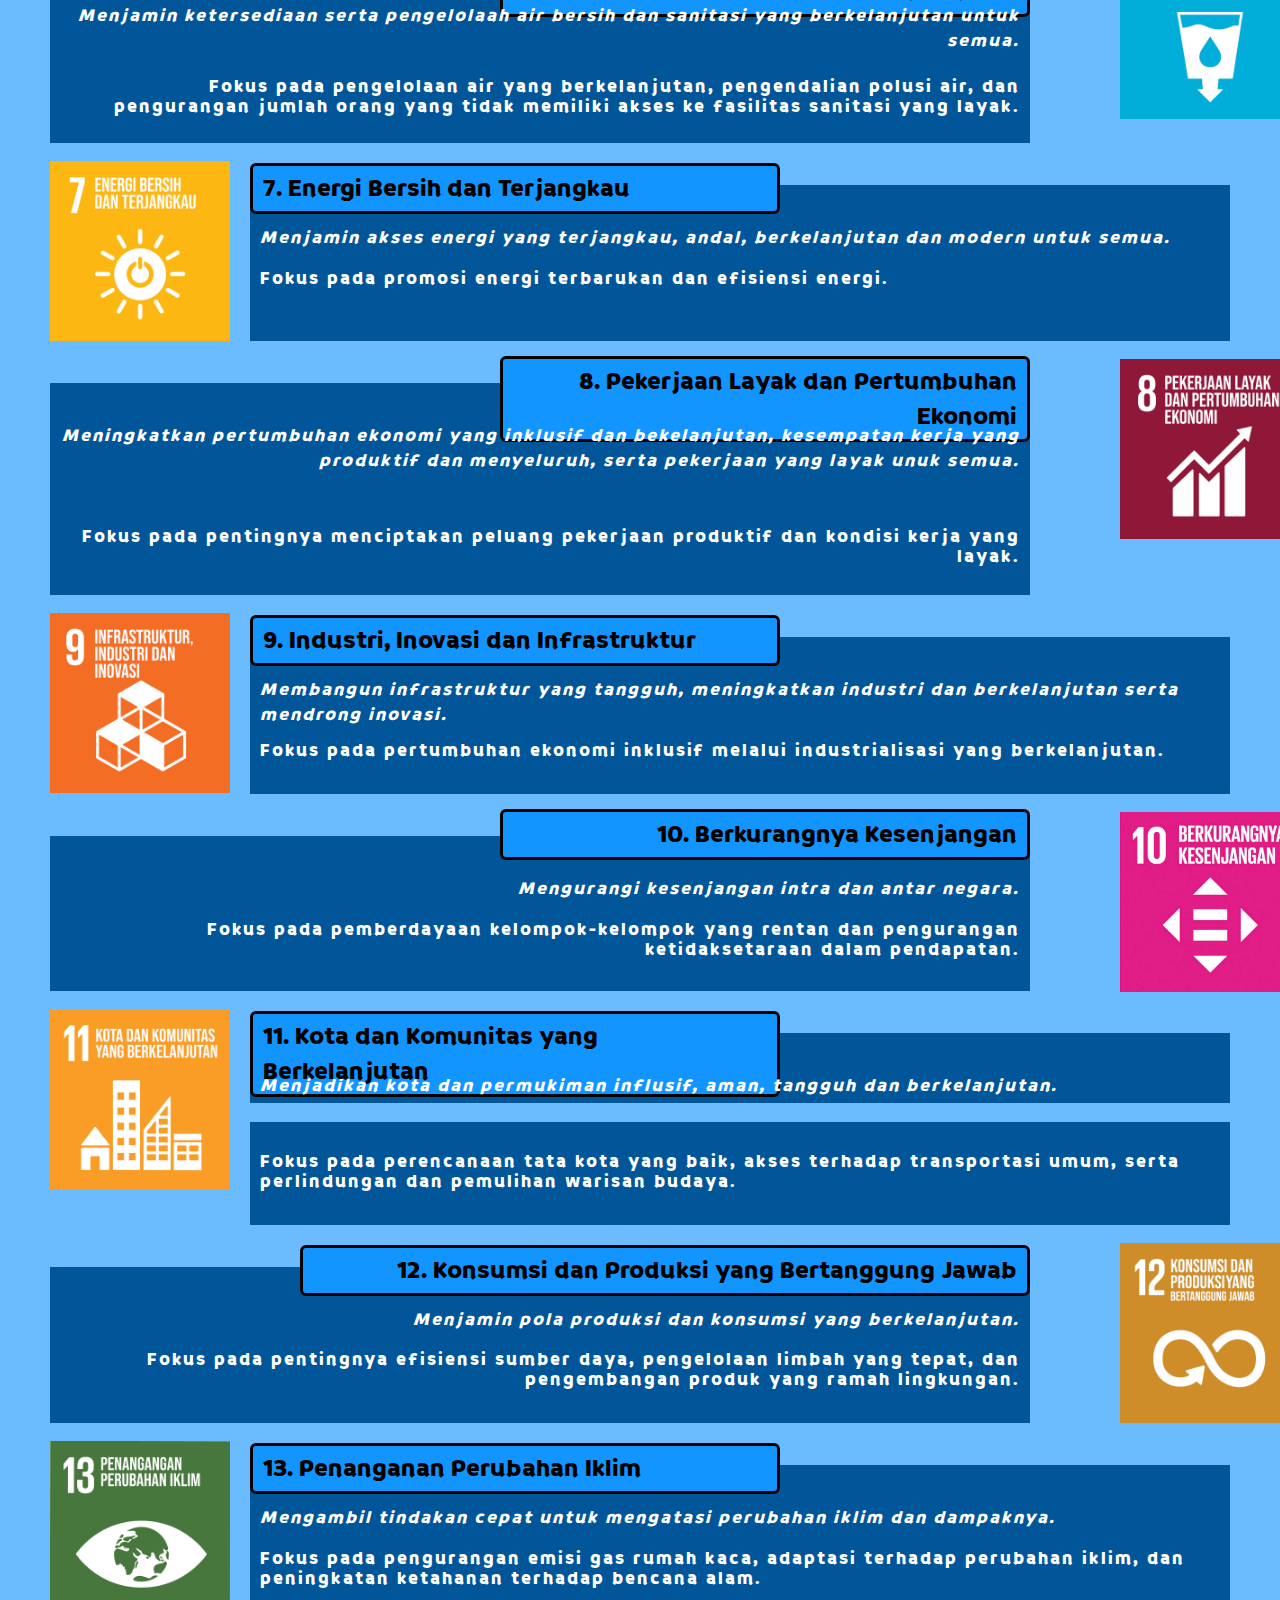
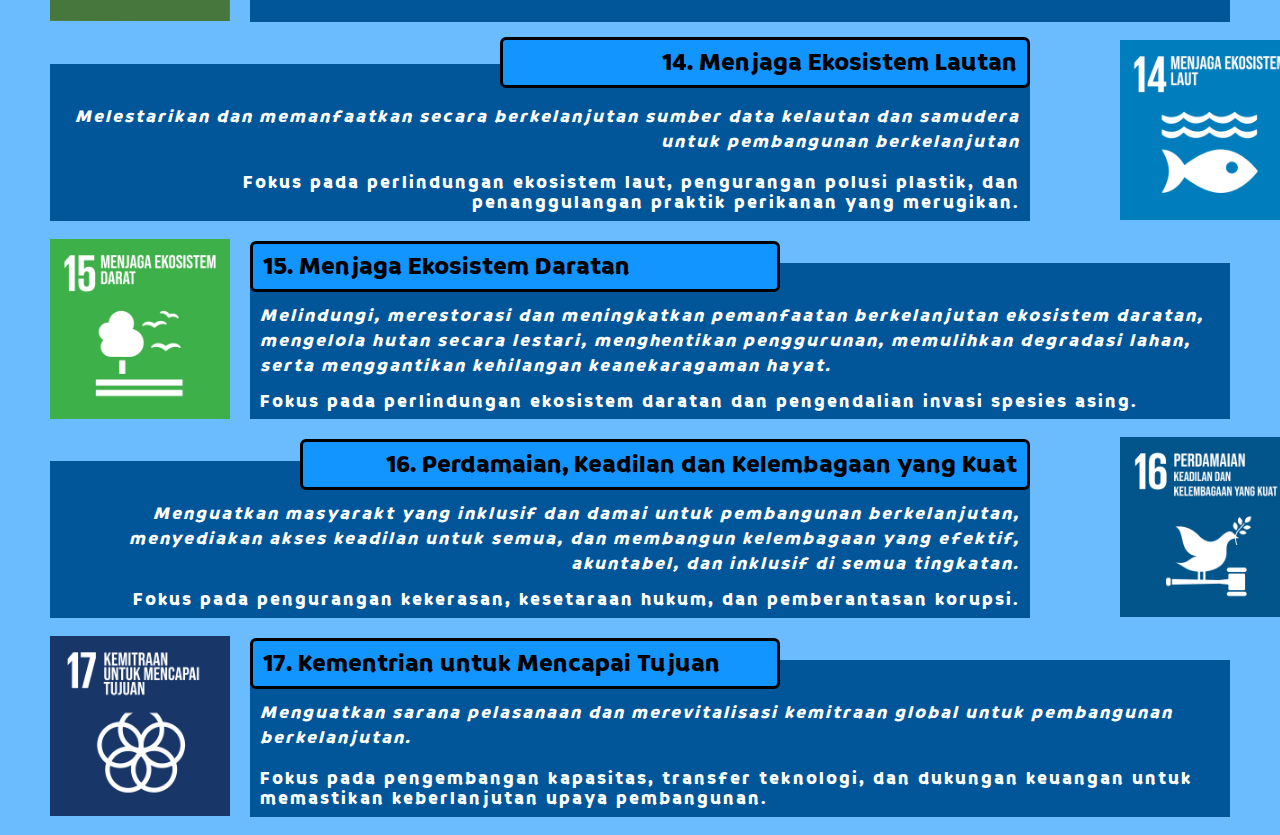
<file: SDGs.html>
<!DOCTYPE html>
<html>

<head>
    <title>Web Kolaborasi</title>
    <link rel="stylesheet" href="SDGs.css">
</head>

<body>
    <link href='https://fonts.googleapis.com/css?family=Braah One' rel='stylesheet'>
    <div>
        <img src="Header.png" alt="header">
    </div>
    <ul>
        <li><a href="index.html">Home</a></li>
        <li><a href="SDGs.html">SDGs</a></li>
        <li><a href="Ekosistem Lautan.html">Ekosistem Lautan</a></li>
        <li><a href="Kesimpulan.html">Kesimpulan & Saran</a></li>
    </ul>
    <link href='https://fonts.googleapis.com/css?family=Braah One' rel='stylesheet'>
    <h1>
        17 SUSTAINABLE DEVELOPMENT GOALS (SDGs)
    </h1>
    <p class="deskirpsi1">
        SDGs merupakan serangkaian tujuan yang ditetapkan oleh Perserikatan Bangsa-Bangsa (PBB), untuk mencapai
        kehidupan yang lebih baik dan berkelanjutan bagi seluruh masyarakat saat ini dan masa depan. Melalui kerja sama
        internasional dan upaya kolektif. SDGs dibentuk pada September 2015 dan sudah disepakati oleh 193 negara,
        termasuk Indonesia.
    </p>
    <p class="deskripsi2">
        Terdapat 17 tujuan SDGs yaitu:
    </p>

    <img class="tujuan1" src="Tujuan1.png" alt="tujuan1">
    <p class="tujuan1a">
        Mengakhiri kemiskinan dalam segala bentuk di manapun
    </p>
    <p class="judul1">
        1. Menghapus Kemiskinan
    </p>
    <p class="tujuan1b">
        Fokus pada upaya pengentasan kemiskinan ekstrem dan pemberdayaan mereka yang hidup dalam kondisi rentan.
    </p>

    <img class="tujuan2" src="Tujuan2.png" alt="tujuan2">
    <p class="tujuan2a">
        Menghilangkan kelaparan, mencapai ketahanan pangan dan gizi yang baik, serta meningkatkan pertanian
        berkelanjutan.
    </p>
    <p class="judul2">
        2. Mengakhiri Kelaparan
    </p>
    <p class="tujuan2b">
        Fokus pada memastikan semua orang memiliki akses ke makanan yang cukup, aman, dan bergizi.
    </p>

    <img class="tujuan3" src="Tujuan3.png" alt="tujuan3">
    <p class="tujuan3a">
        Menjamin kehidupan yang sehat dan meningkatkan kesejahteraan seluruh penduduk semua usia.
    </p>
    <p class="judul3">
        3. Kesehatan yang Baik dan Kesejahteraan
    </p>
    <p class="tujuan3b">
        Fokus pada upaya untuk mengurangi angka kematian, mengendalikan penyebaran penyakit menular, serta meningkatkan
        akses ke pelayanan kesehatan yang terjangkau.
    </p>

    <img class="tujuan4" src="Tujuan4.png" alt="tujuan4">
    <p class="tujuan4a">
        Menjamin kualitas pendidikan yang inklusif dan merata serta meningkatkan kesempatan belajar sepanjang hayat dan
        semua.
    </p>
    <p class="judul4">
        4. Pendidikan Bermutu
    </p>
    <p class="tujuan4b">
        Fokus pada peningkatan kualitas pendidikan, pemberdayaan guru, dan penyediaan peluang pendidikan sepanjang
        hidup.
    </p>

    <img class="tujuan5" src="Tujuan5.png" alt="tujuan5">
    <p class="tujuan5a">
        Mencapai kesetaraan gender dan memberdayakan kaum perempuan.
    </p>
    <p class="judul5">
        5. Kesehatan Gender
    </p>
    <p class="tujuan5b">
        Penghapusan segala bentuk diskriminasi terhadap perempuan dan anak perempuan, serta memastikan partisipasi yang
        setara dalam semua bidang.
    </p>

    <img class="tujuan6" src="Tujuan6.png" alt="tujuan6">
    <p class="tujuan6a">
        Menjamin ketersediaan serta pengelolaah air bersih dan sanitasi yang berkelanjutan untuk semua.
    </p>
    <p class="judul6">
        6. Akses Air Bersih dan Sanitasi
    </p>
    <p class="tujuan6b">
        Fokus pada pengelolaan air yang berkelanjutan, pengendalian polusi air, dan pengurangan jumlah orang yang tidak
        memiliki akses ke fasilitas sanitasi yang layak.
    </p>

    <img class="tujuan7" src="Tujuan7.png" alt="tujuan7">
    <p class="tujuan7a">
        Menjamin akses energi yang terjangkau, andal, berkelanjutan dan modern untuk semua.
    </p>
    <p class="judul7">
        7. Energi Bersih dan Terjangkau
    </p>
    <p class="tujuan7b">
        Fokus pada promosi energi terbarukan dan efisiensi energi.
    </p>

    <img class="tujuan8" src="Tujuan8.png" alt="tujuan8">
    <p class="tujuan8a">
        Meningkatkan pertumbuhan ekonomi yang inklusif dan bekelanjutan, kesempatan kerja yang produktif dan menyeluruh,
        serta pekerjaan yang layak unuk semua.
    </p>
    <p class="judul8">
        8. Pekerjaan Layak dan Pertumbuhan Ekonomi
    </p>
    <p class="tujuan8b">
        Fokus pada pentingnya menciptakan peluang pekerjaan produktif dan kondisi kerja yang layak.
    </p>

    <img class="tujuan9" src="Tujuan9.png" alt="tujuan9">
    <p class="tujuan9a">
        Membangun infrastruktur yang tangguh, meningkatkan industri dan berkelanjutan serta mendrong inovasi.
    </p>
    <p class="judul9">
        9. Industri, Inovasi dan Infrastruktur
    </p>
    <p class="tujuan9b">
        Fokus pada pertumbuhan ekonomi inklusif melalui industrialisasi yang berkelanjutan.
    </p>

    <img class="tujuan10" src="Tujuan10.png" alt="tujuan10">
    <p class="tujuan10a">
        Mengurangi kesenjangan intra dan antar negara.
    </p>
    <p class="judul10">
        10. Berkurangnya Kesenjangan
    </p>
    <p class="tujuan10b">
        Fokus pada pemberdayaan kelompok-kelompok yang rentan dan pengurangan ketidaksetaraan dalam pendapatan.
    </p>

    <img class="tujuan11" src="Tujuan11.png" alt="tujuan11">
    <p class="tujuan11a">
        Menjadikan kota dan permukiman influsif, aman, tangguh dan berkelanjutan.
    </p>
    <p class="judul11">
        11. Kota dan Komunitas yang Berkelanjutan
    </p>
    <p class="tujuan11b">
        Fokus pada perencanaan tata kota yang baik, akses terhadap transportasi umum, serta perlindungan dan pemulihan
        warisan budaya.
    </p>

    <img class="tujuan12" src="Tujuan12.png" alt="tujuan12">
    <p class="tujuan12a">
        Menjamin pola produksi dan konsumsi yang berkelanjutan.
    </p>
    <p class="judul12">
        12. Konsumsi dan Produksi yang Bertanggung Jawab
    </p>
    <p class="tujuan12b">
        Fokus pada pentingnya efisiensi sumber daya, pengelolaan limbah yang tepat, dan pengembangan produk yang ramah
        lingkungan.
    </p>

    <img class="tujuan13" src="Tujuan13.png" alt="tujuan13">
    <p class="tujuan13a">
        Mengambil tindakan cepat untuk mengatasi perubahan iklim dan dampaknya.
    </p>
    <p class="judul13">
        13. Penanganan Perubahan Iklim
    </p>
    <p class="tujuan13b">
        Fokus pada pengurangan emisi gas rumah kaca, adaptasi terhadap perubahan iklim, dan peningkatan ketahanan
        terhadap bencana alam.
    </p>

    <img class="tujuan14" src="Tujuan14.png" alt="tujuan14">
    <p class="tujuan14a">
        Melestarikan dan memanfaatkan secara berkelanjutan sumber data kelautan dan samudera untuk pembangunan
        berkelanjutan
    </p>
    <p class="judul14">
        14. Menjaga Ekosistem Lautan
    </p>
    <p class="tujuan14b">
        Fokus pada perlindungan ekosistem laut, pengurangan polusi plastik, dan penanggulangan praktik perikanan yang
        merugikan.
    </p>

    <img class="tujuan15" src="Tujuan15.png" alt="tujuan15">
    <p class="tujuan15a">
        Melindungi, merestorasi dan meningkatkan pemanfaatan berkelanjutan ekosistem daratan, mengelola hutan secara
        lestari, menghentikan penggurunan, memulihkan degradasi lahan, serta menggantikan kehilangan keanekaragaman
        hayat.
    </p>
    <p class="judul15">
        15. Menjaga Ekosistem Daratan
    </p>
    <p class="tujuan15b">
        Fokus pada perlindungan ekosistem daratan dan pengendalian invasi spesies asing.
    </p>

    <img class="tujuan16" src="Tujuan16.png" alt="tujuan16">
    <p class="tujuan16a">
        Menguatkan masyarakt yang inklusif dan damai untuk pembangunan berkelanjutan, menyediakan akses keadilan untuk
        semua, dan membangun kelembagaan yang efektif, akuntabel, dan inklusif di semua tingkatan.
    </p>
    <p class="judul16">
        16. Perdamaian, Keadilan dan Kelembagaan yang Kuat
    </p>
    <p class="tujuan16b">
        Fokus pada pengurangan kekerasan, kesetaraan hukum, dan pemberantasan korupsi.
    </p>

    <img class="tujuan17" src="Tujuan17.png" alt="tujuan17">
    <p class="tujuan17a">
        Menguatkan sarana pelasanaan dan merevitalisasi kemitraan global untuk pembangunan berkelanjutan.
    </p>
    <p class="judul17">
        17. Kementrian untuk Mencapai Tujuan
    </p>
    <p class="tujuan17b">
        Fokus pada pengembangan kapasitas, transfer teknologi, dan dukungan keuangan untuk memastikan keberlanjutan
        upaya pembangunan.
    </p>
</file>
<file: index.css>
body{
    margin: 0;
    padding: 0;
    background-color: #6bbcff;
}

img{
    width: 1366px;;
    height: 200px;
    background-size: cover;
    padding: 0;
}

ul{
    list-style-type: none;
    margin: 0px;
    padding: 0;
    background-color: #1395ff;
    overflow: hidden;
    margin: auto;
    font-family: 'Braah One';
    font-size: 20px;
}

li{
    float: left;
    text-align: center;
    margin: 0 55px;
}

li a{
    display: block;
    color: rgb(255, 255, 255);
    text-align: center;
    text-decoration: none;
    font-weight: bold;
    padding: 8px 20px;
}

h1{
    font-family: 'Braah One';
    margin-left: 90px;
    margin-right: 90px;
    text-align: center;
    border-style: dashed;
    border-radius: 5%;
}

h2{
    font-family: 'Braah One';
    font-weight: 5;
    padding-left: 90px;
    padding-right: 90px;
    text-align: justify;
}

p.bilateral{
    font-family: 'Braah One';
    font-size: 130%;
    border-style: solid;
    padding-top: 10px;
    padding-bottom: 10px;
    margin-left: 85px;
    margin-right: 950px;
    text-align: center;
    background-color: white;
    border: 3px solid black;
    border-radius: 12px;
}

p.regional{
    font-family: 'Braah One';
    font-size: 130%;
    border-style: solid;
    padding-top: 10px;
    padding-bottom: 10px;
    margin-left: 500px;
    margin-right: 510px;
    margin-top: -74px;
    text-align: center;
    background-color: white;
    border: 3px solid black;
    border-radius: 12px;
}

p.multilateral{
    font-family: 'Braah One';
    font-size: 130%;
    border-style: solid;
    padding-top: 10px;
    padding-bottom: 10px;
    margin-left: 945px;
    margin-right: 80px;
    margin-top: -75px;
    text-align: center;
    background-color: white;
    border: 3px solid black;
    border-radius: 12px;
}
</file>
<file: bilateral.css>
body{
    margin: 0;
    padding: 0;
    background-color: #6bbcff;
}

img{
    width: 1350px;
    height: 200px;
    background-size: cover;
    padding: 0;
}

ul{
    list-style-type: none;
    margin: 0px;
    padding: 0;
    background-color: #1395ff;
    overflow: hidden;
    margin: auto;
    font-family: 'Braah One';
    font-size: 20px;
}

li{
    float: left;
    text-align: center;
    margin: 0 55px;
}

li a{
    display: block;
    color: rgb(255, 255, 255);
    text-align: center;
    text-decoration: none;
    font-weight: bold;
    padding: 8px 20px;
}

h1{
    font-family: 'Braah One';
    text-align: center;
}

p.deskripsi{
    font-family: 'Braah One';
    text-align: justify;
    margin-left: 30px;
    margin-right: 30px;
    padding-left: 20px;
    padding-right: 20px;
    padding-top: 10px;
    padding-bottom: 10px;
    line-height: 35px;
    color: white;
    background-color: #015599;
    font-weight: lighter;
}

ul.kerjasama{
    font-family: 'Braah One';
    background-color: #6bbcff;
    margin: 0;
    padding-right: 600px;
    padding-left: 20px;
    line-height: 35px;
    list-style-type: circle;
}

li{
    text-align: left;
    font-weight: lighter;
}

img.bilateral{
    width: 500px;
    height: 280px;
    margin-left: 750px;
    margin-top: -1000px;
}

img.maldives{
    width: 500px;
    height: 300px;
    margin-left: 750px;
    margin-top: -150px;
}

p{
    font-family: 'Braah One';
}

p.aa{
    font-family: 'Braah One';
    margin-left: 100px;
    margin-right: 800px;
    text-align: center;
    font-size: 20px;
    border: 5px solid #015599;
    border-radius: 800px;
    padding: 10px 0px 10px 0px;
    line-height: 35px;
}

p.ab{
    font-family: 'Braah One';
    margin-left: 100px;
    margin-right: 800px;
    text-align: center;
    font-size: 20px;
    line-height: 35px;   
}

img.arrow{
    width: 300px;
    height: 200px;
    margin-left: 400px;
    margin-top: -500px;
}

p.bilateral{
    font-family: 'Braah One';
    font-size: 130%;
    border-style: solid;
    padding-top: 10px;
    padding-bottom: 10px;
    margin-left: 85px;
    margin-right: 950px;
    text-align: center;
    background-color: white;
    border: 3px solid black;
    border-radius: 12px;
}

p.regional{
    font-family: 'Braah One';
    font-size: 130%;
    border-style: solid;
    padding-top: 10px;
    padding-bottom: 10px;
    margin-left: 500px;
    margin-right: 510px;
    margin-top: -74px;
    text-align: center;
    background-color: white;
    border: 3px solid black;
    border-radius: 12px;
}

p.multilateral{
    font-family: 'Braah One';
    font-size: 130%;
    border-style: solid;
    padding-top: 10px;
    padding-bottom: 10px;
    margin-left: 945px;
    margin-right: 80px;
    margin-top: -75px;
    text-align: center;
    background-color: white;
    border: 3px solid black;
    border-radius: 12px;
}
</file>
<file: Ekosistem Lautan.css>
body{
    margin: 0;
    padding: 0;
    background-color: #6bbcff;
}

img{
    width: 1350px;;
    height: 200px;
    background-size: cover;
    padding: 0;
}

ul{
    list-style-type: none;
    margin: 0px;
    padding: 0;
    background-color: #1395ff;
    overflow: hidden;
    margin: auto;
    font-family: 'Braah One';
    font-size: 20px;
}

li{
    float: left;
    text-align: center;
    margin: 0 55px;
}

li a{
    display: block;
    color: rgb(255, 255, 255);
    text-align: center;
    text-decoration: none;
    font-weight: bold;
    padding: 8px 20px;
}

h1{
    font-family: 'Braah One';
    margin-left: 90px;
    margin-right: 90px;
    text-align: center;
    border-style: dashed;
    border-radius: 5%;
}

h2{
    font-family: 'Braah One';
    margin-left: 90px;
    margin-right: 90px;
    text-align: justify;
    line-height: 25px;
    font-weight: lighter;
    font-size: 20px;
}

p.a{
    font-family: 'Braah One';
    margin-left: 90px;
    margin-right: 90px;
    margin-top: -10px;
    text-align: left;
    font-weight: lighter;
    font-size: 18px;
    background-color: white;
    color: #015599;
    padding: 5px 10px 5px 10px;
}
p.b{
    font-family: 'Braah One';
    margin-left: 90px;
    margin-right: 90px;
    margin-top: -10px;
    text-align: left;
    font-weight: lighter;
    font-size: 18px;
    background-color: white;
    color: #015599;
    padding: 5px 10px 5px 10px;
}
p.c{
    font-family: 'Braah One';
    margin-left: 90px;
    margin-right: 90px;
    margin-top: -10px;
    text-align: left;
    font-weight: lighter;
    font-size: 18px;
    background-color: white;
    color: #015599;
    padding: 5px 10px 5px 10px;
}
p.d{
    font-family: 'Braah One';
    margin-left: 90px;
    margin-right: 90px;
    margin-top: -10px;
    text-align: left;
    font-weight: lighter;
    font-size: 18px;
    background-color: white;
    color: #015599;
    padding: 5px 10px 5px 10px;
}
p.e{
    font-family: 'Braah One';
    margin-left: 90px;
    margin-right: 90px;
    margin-top: -10px;
    text-align: left;
    font-weight: lighter;
    font-size: 18px;
    background-color: white;
    color: #015599;
    padding: 5px 10px 5px 10px;
}
p.f{
    font-family: 'Braah One';
    margin-left: 90px;
    margin-right: 90px;
    margin-top: -10px;
    text-align: left;
    font-weight: lighter;
    font-size: 18px;
    background-color: white;
    color: #015599;
    padding: 5px 10px 5px 10px;
}
p.g{
    font-family: 'Braah One';
    margin-left: 90px;
    margin-right: 90px;
    margin-top: -10px;
    text-align: left;
    font-weight: lighter;
    font-size: 18px;
    background-color: white;
    color: #015599;
    padding: 5px 10px 5px 10px;
}
p.h{
    font-family: 'Braah One';
    margin-left: 90px;
    margin-right: 90px;
    margin-top: -10px;
    text-align: left;
    font-weight: lighter;
    font-size: 18px;
    background-color: white;
    color: #015599;
    padding: 5px 10px 5px 10px;
}
p.i{
    font-family: 'Braah One';
    margin-left: 90px;
    margin-right: 90px;
    margin-top: -10px;
    text-align: left;
    font-weight: lighter;
    font-size: 18px;
    background-color: white;
    color: #015599;
    padding: 5px 10px 5px 10px;
}
p.j{
    font-family: 'Braah One';
    margin-left: 90px;
    margin-right: 90px;
    margin-top: -10px;
    text-align: left;
    font-weight: lighter;
    font-size: 18px;
    background-color: white;
    color: #015599;
    padding: 5px 10px 5px 10px;
}

p.tujuan{
    font-family: 'Braah One';
    margin-left: 90px;
    margin-right: 90px;
    font-size: 20px;
    background-color: #1395ff;
    padding-bottom: 70px;
    padding-top: 10px;
    padding-left: 10px;
}

ol.tujuan{
    list-style-type: lower-alpha;
    font-family: 'Braah One';
    margin-right: 400px;
    font-size: 20px;
    margin-left: 30px;
    text-align: left;
    margin-top: -87px;
}

p.upaya{
    font-family: 'Braah One';
    margin-left: 90px;
    margin-right: 90px;
    font-size: 20px;
    margin-top: 120px;
    background-color: #1395ff;
    padding-top: 10px;
    padding-left: 10px;
    padding-bottom: 180px;
}

ol.upaya{
    font-family: 'Braah One';
    margin-right: 300px;
    font-size: 20px;
    margin-left: 30px;
    text-align: left;
    margin-top: -180px;
    padding-bottom: 170px;
}

p.deskripsi1{
    font-family: 'Braah One';
    margin-left: 90px;
    margin-right: 560px;
    text-align: justify;
    line-height: 25px;
    font-weight: lighter;
    font-size: 18px;
}

p.deskripsi2{
    font-family: 'Braah One';
    margin-left: 90px;
    margin-right: 560px;
    text-align: justify;
    line-height: 25px;
    font-weight: lighter;
    font-size: 18px;
}

img.peta{
    height: 260px;
    width: 450px;
    float: right;
    margin-top: -283px;
    margin-right: 90px;
    border: 5px solid #015599;
}

p.isi{
    font-family: 'Braah One';
    margin-left: 90px;
    margin-right: 90px;
    background-color: #015599;
    color: white;
    text-align: center;
    padding: 10px;
    font-size: 22px;
}

p.kasus1{
    font-family: 'Braah One';
    margin-left: 90px;
    margin-right: 680px;
    background-color: white;
    color: #015599;
    text-align: justify;
    padding: 10px;
    font-size: 18px;
}

p.kasus2{
    font-family: 'Braah One';
    margin-left: 868px;
    margin-right: 90px;
    margin-top: -238px;
    background-color: white;
    color: #015599;
    text-align: justify;
    padding: 10px 10px 33px 10px;
    font-size: 18px;
}

img.kasus{
    float: left;
    margin-left: 678px;
    height: 220px;
    width: 180px;
    margin-top: -235px;
}

p.CTI{
    font-family: 'Braah One';
    margin-left: 90px;
    margin-right: 90px;
    background-color: #015599;
    color: white;
    text-align: left;
    padding: 5px 10px 5px 10px;
    font-size: 20px;
}

p.isiCTI{
    font-family: 'Braah One';
    margin-left: 90px;
    margin-right: 90px;
    color: black;
    text-align: justify;
    font-size: 18px;
    margin-top: -15px;
}

p.WWF{
    font-family: 'Braah One';
    margin-left: 90px;
    margin-right: 90px;
    background-color: #015599;
    color: white;
    text-align: left;
    padding: 5px 10px 5px 10px;
    font-size: 20px;
}

p.isiWWF{
    font-family: 'Braah One';
    margin-left: 90px;
    margin-right: 90px;
    color: black;
    text-align: justify;
    font-size: 18px;
    margin-top: -15px;
}

p.ASEAN{
    font-family: 'Braah One';
    margin-left: 90px;
    margin-right: 90px;
    background-color: #015599;
    color: white;
    text-align: left;
    padding: 5px 10px 5px 10px;
    font-size: 20px;
}

p.isiASEAN{
    font-family: 'Braah One';
    margin-left: 90px;
    margin-right: 90px;
    color: black;
    text-align: justify;
    font-size: 18px;
    margin-top: -15px;
}

ul.ASEAN{
    font-family: 'Braah One';
    margin-left: 60px;
    margin-right: 90px;
    color: black;
    text-align: justify;
    font-size: 18px;
    margin-top: -15px;
    background-color: #6bbcff;
    list-style-type: square;
}
</file>
<file: Kesimpulan.css>
body{
    margin: 0;
    padding: 0;
    background-color: #6bbcff;
}

img{
    width: 1366px;;
    height: 200px;
    background-size: cover;
    padding: 0;
}

ul{
    list-style-type: none;
    margin: 0px;
    padding: 0;
    background-color: #1395ff;
    overflow: hidden;
    margin: auto;
    font-family: 'Braah One';
    font-size: 20px;
}

li{
    float: left;
    text-align: center;
    margin: 0 55px;
}

li a{
    display: block;
    color: rgb(255, 255, 255);
    text-align: center;
    text-decoration: none;
    font-weight: bold;
    padding: 8px 20px;
}

h1{
    font-family: 'Braah One';
    margin-left: 90px;
    margin-right: 90px;
    text-align: center;
    border-style: dashed;
    border-radius: 5%;
}
</file>
<file: maldives.css>
body{
    margin: 0;
    padding: 0;
    background-color: #6bbcff;
    font-family: 'Braah One';
}

img{
    width: 1350px;
    height: 200px;
    background-size: cover;
    padding: 0;
}

ul{
    list-style-type: none;
    margin: 0px;
    padding: 0;
    background-color: #1395ff;
    overflow: hidden;
    margin: auto;
    font-family: 'Braah One';
    font-size: 20px;
}

li{
    float: left;
    text-align: center;
    margin: 0 55px;
}

li a{
    display: block;
    color: rgb(255, 255, 255);
    text-align: center;
    text-decoration: none;
    font-weight: bold;
    padding: 8px 20px;
}

img.a{
    width: 980px;
    height: 450px;
}

div.scroll-container {
    background-color: #333;
    overflow: auto;
    white-space: nowrap;
    padding: 10px;
    width: 1350px;
    height: 500px;
}
  
  div.scroll-container img {
    padding: 10px;
}

p.slide1{
    font-family: 'Braah One';
    margin-left: 50px;
    margin-right: 700px;
    font-size: 20px;
    text-align: justify;
    border: white;
    border-style: solid;
    border-radius: 15%;
    border-width: 5px;
    padding: 20px;
}

p.slide2{
    font-family: 'Braah One';
    margin-left: 670px;
    margin-right: 60px;
    margin-top: -265px;
    font-size: 20px;
    text-align: justify;
    border: white;
    border-style: solid;
    border-radius: 15%;
    border-width: 5px;
    padding: 20px;
}

img.Slide3{
    width: 600px;
    height: 350px;
    margin-left: 40px;
}

p.judul3a{
    margin-left: 650px;
    margin-right: 40px;
    margin-top: -355px;
    background-color: #015599;
    color: white;
    font-size: 20px;
    text-align: center;
    padding: 5px;
}

p.silde3a{
    margin-left: 660px;
    margin-right: 50px;
    margin-top: -10px;
    color: black;
    font-size: 16px;
    text-align: justify;
}

p.judul3b{
    margin-left: 650px;
    margin-right: 40px;
    margin-top: -5px;
    background-color: #015599;
    color: white;
    font-size: 20px;
    text-align: center;
    padding: 5px;
}

p.slide3b{
    margin-left: 660px;
    margin-right: 50px;
    margin-top: -15px;
    color: black;
    font-size: 16px;
    text-align: justify;
}

img.Slide4{
    width: 600px;
    height: 330px;
    margin-left: 705px;
}

p.judul4a{
    margin-right: 650px;
    margin-left: 40px;
    margin-top: -320px;
    background-color: #015599;
    color: white;
    font-size: 20px;
    text-align: center;
    padding: 5px;
}

p.silde4a{
    margin-right: 660px;
    margin-left: 50px;
    margin-top: -10px;
    color: black;
    font-size: 16px;
    text-align: justify;
}

p.judul4b{
    margin-right: 650px;
    margin-left: 40px;
    background-color: #015599;
    color: white;
    font-size: 20px;
    text-align: center;
    padding: 5px;
}

p.slide4b{
    margin-right: 660px;
    margin-left: 50px;
    margin-top: -10px;
    color: black;
    font-size: 16px;
    text-align: justify;
}
</file>
<file: multilateral.css>
body{
    margin: 0;
    padding: 0;
    background-color: #6bbcff;
}

img{
    width: 1350px;
    height: 200px;
    background-size: cover;
    padding: 0;
}

ul{
    list-style-type: none;
    margin: 0px;
    padding: 0;
    background-color: #1395ff;
    overflow: hidden;
    margin: auto;
    font-family: 'Braah One';
    font-size: 20px;
}

li{
    float: left;
    text-align: center;
    margin: 0 55px;
}

li a{
    display: block;
    color: rgb(255, 255, 255);
    text-align: center;
    text-decoration: none;
    font-weight: bold;
    padding: 8px 20px;
}

h1{
    font-family: 'Braah One';
    text-align: center;
}

p.deskripsi{
    font-family: 'Braah One';
    text-align: justify;
    margin-left: 30px;
    margin-right: 30px;
    padding-left: 20px;
    padding-right: 20px;
    padding-top: 10px;
    padding-bottom: 10px;
    line-height: 35px;
    color: white;
    background-color: #015599;
    font-weight: lighter;
}

p.deskripsi2{
    font-family: 'Braah One';
    text-align: justify;
    margin-left: 30px;
    margin-right: 30px;
    padding-left: 20px;
    padding-right: 20px;
    padding-top: 10px;
    padding-bottom: 10px;
    line-height: 35px;
    color: white;
    background-color: #015599;
    font-weight: lighter;
    margin-top: -30px;
}

p.judul1{
    font-family: 'Braah One';   
    text-align: center;
    margin-left: 30px;
    margin-right: 30px;
    background-color: white;
    color: #015599;
}

img.gambar1{
    width: 200px;
    height: 200px;
    margin-left: 60px;
}

p.isi1{
    font-family: 'Braah One'; 
    margin-left: 300px;
    margin-right: 100px;
    margin-top: -200px;
    font-weight: 100;
    text-align: justify;
}

p.judul2{
    font-family: 'Braah One';   
    text-align: center;
    margin-left: 30px;
    margin-right: 30px;
    background-color: white;
    color: #015599;
    margin-top: 130px;
}

img.gambar2{
    width: 200px;
    height: 200px;
    margin-left: 60px;
}

p.isi2{
    font-family: 'Braah One'; 
    margin-left: 300px;
    margin-right: 100px;
    margin-top: -200px;
    font-weight: 100;
    text-align: justify;
}

p.judul3{
    font-family: 'Braah One';   
    text-align: center;
    margin-left: 30px;
    margin-right: 30px;
    background-color: white;
    color: #015599;
    margin-top: 130px;
}

img.gambar3{
    width: 200px;
    height: 200px;
    margin-left: 60px;
}

p.isi3{
    font-family: 'Braah One'; 
    margin-left: 300px;
    margin-right: 100px;
    margin-top: -200px;
    font-weight: 100;
    text-align: justify;
}

p.judul4{
    font-family: 'Braah One';   
    text-align: center;
    margin-left: 30px;
    margin-right: 30px;
    background-color: white;
    color: #015599;
    margin-top: 130px;
}

img.gambar4{
    width: 200px;
    height: 200px;
    margin-left: 60px;
}

p.isi4{
    font-family: 'Braah One'; 
    margin-left: 300px;
    margin-right: 100px;
    margin-top: -200px;
    font-weight: 100;
    text-align: justify;
}

p.judul5{
    font-family: 'Braah One';   
    text-align: center;
    margin-left: 30px;
    margin-right: 30px;
    background-color: white;
    color: #015599;
    margin-top: 150px;
}

img.gambar5{
    width: 200px;
    height: 200px;
    margin-left: 60px;
}

p.isi5{
    font-family: 'Braah One'; 
    margin-left: 300px;
    margin-right: 100px;
    margin-top: -200px;
    font-weight: 100;
    text-align: justify;
    padding-bottom: 100px;
}

p.bilateral{
    font-family: 'Braah One';
    font-size: 130%;
    border-style: solid;
    padding-top: 10px;
    padding-bottom: 10px;
    margin-left: 85px;
    margin-right: 950px;
    text-align: center;
    background-color: white;
    border: 3px solid black;
    border-radius: 12px;
}

p.regional{
    font-family: 'Braah One';
    font-size: 130%;
    border-style: solid;
    padding-top: 10px;
    padding-bottom: 10px;
    margin-left: 500px;
    margin-right: 510px;
    margin-top: -74px;
    text-align: center;
    background-color: white;
    border: 3px solid black;
    border-radius: 12px;
}

p.multilateral{
    font-family: 'Braah One';
    font-size: 130%;
    border-style: solid;
    padding-top: 10px;
    padding-bottom: 10px;
    margin-left: 945px;
    margin-right: 80px;
    margin-top: -75px;
    text-align: center;
    background-color: white;
    border: 3px solid black;
    border-radius: 12px;
}
</file>
<file: regional.css>
body{
    margin: 0;
    padding: 0;
    background-color: #6bbcff;
}

img{
    width: 1350px;
    height: 200px;
    background-size: cover;
    padding: 0;
}

ul{
    list-style-type: none;
    margin: 0px;
    padding: 0;
    background-color: #1395ff;
    overflow: hidden;
    margin: auto;
    font-family: 'Braah One';
    font-size: 20px;
}

li{
    float: left;
    text-align: center;
    margin: 0 55px;
}

li a{
    display: block;
    color: rgb(255, 255, 255);
    text-align: center;
    text-decoration: none;
    font-weight: bold;
    padding: 8px 20px;
}

h1{
    font-family: 'Braah One';
    text-align: center;
}

p.deskripsi{
    font-family: 'Braah One';
    text-align: justify;
    margin-left: 30px;
    margin-right: 30px;
    padding-left: 20px;
    padding-right: 20px;
    padding-top: 10px;
    padding-bottom: 10px;
    line-height: 35px;
    color: white;
    background-color: #015599;
    font-weight: lighter;
}

ul.latarbelakang{
    font-family: 'Braah One';
    background-color: #6bbcff;
    margin-right: 800px;
    margin-left: 40px;
    line-height: 35px;
    list-style-type: circle;
    border: #015599;
    border-style: dashed;
    border-radius: 12px;
    border-width: 8px;
    padding-top: 20px;
    padding-bottom: 20px;
}

li{
    text-align: left;
    font-weight: lighter;
}

img.ASEAN{
    width: 190px;
    height: 190px;
    margin-left: 560px;
    margin-top: -900px;
    margin-bottom: 40px;
}

img.APEC{
    width: 400px;
    height: 180px;
    margin-left: 750px;
    margin-top: -900px;
    margin-bottom: 70px;
}

img.EU{
    width: 200px;
    height: 200px;
    margin-left: 1140px;
    margin-top: -900px;
    margin-bottom: 90px;
}

p.judul1{
    background-color: #015599;
    color: white;
    margin-left: 30px;
    margin-right: 900px;
    text-align: center;
    font-family: 'Braah One';
    font-weight: 100;
    margin-top: -50px;
}

p.isi1{
    font-family: 'Braah One';
    margin-left: 480px;
    margin-right: 40px;
    text-align: justify;
    font-weight: lighter;
    font-size: 18px;
    margin-top: -95px;
}

p.judul2{
    background-color: #015599;
    color: white;
    margin-left: 30px;
    margin-right: 900px;
    text-align: center;
    font-family: 'Braah One';
    font-weight: 100;
}

p.isi2{
    font-family: 'Braah One';
    margin-left: 480px;
    margin-right: 40px;
    text-align: justify;
    font-weight: lighter;
    font-size: 18px;
    margin-top: -80px;
}

p.judul3{
    background-color: #015599;
    color: white;
    margin-left: 30px;
    margin-right: 900px;
    text-align: center;
    font-family: 'Braah One';
    font-weight: 100;
    padding-left: 60px;
    padding-right: 60px;
}

p.isi3{
    font-family: 'Braah One';
    margin-left: 480px;
    margin-right: 40px;
    text-align: justify;
    font-weight: lighter;
    font-size: 18px;
    margin-top: -95px;
}

p.bilateral{
    font-family: 'Braah One';
    font-size: 130%;
    border-style: solid;
    padding-top: 10px;
    padding-bottom: 10px;
    margin-left: 85px;
    margin-right: 950px;
    text-align: center;
    background-color: white;
    border: 3px solid black;
    border-radius: 12px;
}

p.regional{
    font-family: 'Braah One';
    font-size: 130%;
    border-style: solid;
    padding-top: 10px;
    padding-bottom: 10px;
    margin-left: 500px;
    margin-right: 510px;
    margin-top: -74px;
    text-align: center;
    background-color: white;
    border: 3px solid black;
    border-radius: 12px;
}

p.multilateral{
    font-family: 'Braah One';
    font-size: 130%;
    border-style: solid;
    padding-top: 10px;
    padding-bottom: 10px;
    margin-left: 945px;
    margin-right: 80px;
    margin-top: -75px;
    text-align: center;
    background-color: white;
    border: 3px solid black;
    border-radius: 12px;
}
</file>
<file: SDGs.css>
body{
    margin: 0;
    padding: 0;
    background-color: #6bbcff;
}

img{
    width: 1350px;
    height: 200px;
    background-size: cover;
    padding: 0;
}

ul{
    list-style-type: none;
    margin: 0px;
    padding: 0;
    background-color: #1395ff;
    overflow: hidden;
    margin: auto;
    font-family: 'Braah One';
    font-size: 20px;
}

li{
    float: left;
    text-align: center;
    margin: 0 55px;
}

li a{
    display: block;
    color: rgb(255, 255, 255);
    text-align: center;
    text-decoration: none;
    font-weight: bold;
    padding: 8px 20px;
}

h1{
    font-family: 'Braah One';
    margin-left: 90px;
    margin-right: 90px;
    text-align: center;
    border-style: dashed;
    border-radius: 5%;
}

p.deskirpsi1{
    font-family: 'Braah One';
    text-align: justify;
    font-size: 20px;
    margin-left: 30px;
    margin-right: 30px;
    padding: 5px 10px 5px 10px;
    background-color: white;
    color: #015599;
}

p.deskripsi2{
    font-family: 'Braah One';
    text-align: justify;
    font-size: 20px;
    margin-left: 30px;
    margin-right: 30px;
    margin-top: -20px;
    padding: 10px 10px 5px 10px;
    background-color: white;
    color: #015599;
}

img.tujuan1{
    height: 180px;
    width: 180px;
    margin-left: 50px;
}

p.tujuan1a{
    font-family: 'Braah One';
    margin-left: 250px;
    margin-right: 50px;
    margin-top: -160px;
    letter-spacing: 2px;
    font-size: 18px;
    font-weight: 100;
    font-style: italic;
    background-color: #015599;
    color: white;
    padding: 40px 10px 5px 10px;
}

p.judul1{
    font-family: 'Braah One';
    margin-left: 250px;
    margin-right: 500px;
    margin-top: -110px;
    font-size: 25px;
    background-color: #1395ff;
    padding: 5px 10px 5px 10px;
    border-style: solid;
    border-width: 3px;
    border-radius: 6px;
}

p.tujuan1b{
    font-family: 'Braah One';
    margin-left: 250px;
    margin-right: 50px;
    letter-spacing: 2px;
    line-height: 20px;
    font-size: 18px;
    font-weight: 100;
    background-color: #015599;
    color: white;
    padding: 30px 30px 33px 10px;
}

img.tujuan2{
    height: 180px;
    width: 180px;
    margin-left: 1120px;
}

p.tujuan2a{
    font-family: 'Braah One';
    margin-left: 50px;
    margin-right: 250px;
    margin-top: -160px;
    letter-spacing: 2px;
    font-size: 18px;
    font-weight: 100;
    font-style: italic;
    background-color: #015599;
    color: white;
    padding: 40px 10px 5px 10px;
    text-align: right;
}

p.judul2{
    font-family: 'Braah One';
    margin-left: 500px;
    margin-right: 250px;
    margin-top: -140px;
    font-size: 25px;
    background-color: #1395ff;
    padding: 5px 10px 5px 10px;
    border-style: solid;
    border-width: 3px;
    border-radius: 6px;
    text-align: right;
}

p.tujuan2b{
    font-family: 'Braah One';
    margin-left: 50px;
    margin-right: 250px;
    letter-spacing: 2px;
    line-height: 20px;
    font-size: 18px;
    font-weight: 100;
    background-color: #015599;
    color: white;
    padding: 60px 10px 28px 30px;
    text-align: right;
}

img.tujuan3{
    height: 180px;
    width: 180px;
    margin-left: 50px;
}

p.tujuan3a{
    font-family: 'Braah One';
    margin-left: 250px;
    margin-right: 50px;
    margin-top: -160px;
    letter-spacing: 2px;
    font-size: 18px;
    font-weight: 100;
    font-style: italic;
    background-color: #015599;
    color: white;
    padding: 40px 10px 5px 10px;
}

p.judul3{
    font-family: 'Braah One';
    margin-left: 250px;
    margin-right: 500px;
    margin-top: -110px;
    font-size: 25px;
    background-color: #1395ff;
    padding: 5px 10px 5px 10px;
    border-style: solid;
    border-width: 3px;
    border-radius: 6px;
}

p.tujuan3b{
    font-family: 'Braah One';
    margin-left: 250px;
    margin-right: 50px;
    letter-spacing: 2px;
    line-height: 20px;
    font-size: 18px;
    font-weight: 100;
    background-color: #015599;
    color: white;
    padding: 30px 30px 33px 10px;
}

img.tujuan4{
    height: 180px;
    width: 180px;
    margin-left: 1120px;
}

p.tujuan4a{
    font-family: 'Braah One';
    margin-left: 50px;
    margin-right: 250px;
    margin-top: -160px;
    letter-spacing: 2px;
    font-size: 18px;
    font-weight: 100;
    font-style: italic;
    background-color: #015599;
    color: white;
    padding: 40px 10px 5px 10px;
    text-align: right;
}

p.judul4{
    font-family: 'Braah One';
    margin-left: 500px;
    margin-right: 250px;
    margin-top: -140px;
    font-size: 25px;
    background-color: #1395ff;
    padding: 5px 10px 5px 10px;
    border-style: solid;
    border-width: 3px;
    border-radius: 6px;
    text-align: right;
}

p.tujuan4b{
    font-family: 'Braah One';
    margin-left: 50px;
    margin-right: 250px;
    letter-spacing: 2px;
    line-height: 20px;
    font-size: 18px;
    font-weight: 100;
    background-color: #015599;
    color: white;
    padding: 60px 10px 8px 30px;
    text-align: right;
}

img.tujuan5{
    height: 180px;
    width: 180px;
    margin-left: 50px;
}

p.tujuan5a{
    font-family: 'Braah One';
    margin-left: 250px;
    margin-right: 50px;
    margin-top: -160px;
    letter-spacing: 2px;
    font-size: 18px;
    font-weight: 100;
    font-style: italic;
    background-color: #015599;
    color: white;
    padding: 40px 10px 5px 10px;
}

p.judul5{
    font-family: 'Braah One';
    margin-left: 250px;
    margin-right: 500px;
    margin-top: -110px;
    font-size: 25px;
    background-color: #1395ff;
    padding: 5px 10px 5px 10px;
    border-style: solid;
    border-width: 3px;
    border-radius: 6px;
}

p.tujuan5b{
    font-family: 'Braah One';
    margin-left: 250px;
    margin-right: 50px;
    letter-spacing: 2px;
    line-height: 20px;
    font-size: 18px;
    font-weight: 100;
    background-color: #015599;
    color: white;
    padding: 30px 30px 33px 10px;
}

img.tujuan6{
    height: 180px;
    width: 180px;
    margin-left: 1120px;
}

p.tujuan6a{
    font-family: 'Braah One';
    margin-left: 50px;
    margin-right: 250px;
    margin-top: -160px;
    letter-spacing: 2px;
    font-size: 18px;
    font-weight: 100;
    font-style: italic;
    background-color: #015599;
    color: white;
    padding: 40px 10px 5px 10px;
    text-align: right;
}

p.judul6{
    font-family: 'Braah One';
    margin-left: 500px;
    margin-right: 250px;
    margin-top: -110px;
    font-size: 25px;
    background-color: #1395ff;
    padding: 5px 10px 5px 10px;
    border-style: solid;
    border-width: 3px;
    border-radius: 6px;
    text-align: right;
}

p.tujuan6b{
    font-family: 'Braah One';
    margin-left: 50px;
    margin-right: 250px;
    letter-spacing: 2px;
    line-height: 20px;
    font-size: 18px;
    font-weight: 100;
    background-color: #015599;
    color: white;
    padding: 35px 10px 26px 30px;
    text-align: right;
}

img.tujuan7{
    height: 180px;
    width: 180px;
    margin-left: 50px;
}

p.tujuan7a{
    font-family: 'Braah One';
    margin-left: 250px;
    margin-right: 50px;
    margin-top: -160px;
    letter-spacing: 2px;
    font-size: 18px;
    font-weight: 100;
    font-style: italic;
    background-color: #015599;
    color: white;
    padding: 40px 10px 5px 10px;
}

p.judul7{
    font-family: 'Braah One';
    margin-left: 250px;
    margin-right: 500px;
    margin-top: -110px;
    font-size: 25px;
    background-color: #1395ff;
    padding: 5px 10px 5px 10px;
    border-style: solid;
    border-width: 3px;
    border-radius: 6px;
}

p.tujuan7b{
    font-family: 'Braah One';
    margin-left: 250px;
    margin-right: 50px;
    letter-spacing: 2px;
    line-height: 20px;
    font-size: 18px;
    font-weight: 100;
    background-color: #015599;
    color: white;
    padding: 30px 30px 52px 10px;
}

img.tujuan8{
    height: 180px;
    width: 180px;
    margin-left: 1120px;
}

p.tujuan8a{
    font-family: 'Braah One';
    margin-left: 50px;
    margin-right: 250px;
    margin-top: -160px;
    letter-spacing: 2px;
    font-size: 18px;
    font-weight: 100;
    font-style: italic;
    background-color: #015599;
    color: white;
    padding: 40px 10px 5px 10px;
    text-align: right;
}

p.judul8{
    font-family: 'Braah One';
    margin-left: 500px;
    margin-right: 250px;
    margin-top: -140px;
    font-size: 25px;
    background-color: #1395ff;
    padding: 5px 10px 5px 10px;
    border-style: solid;
    border-width: 3px;
    border-radius: 6px;
    text-align: right;
}

p.tujuan8b{
    font-family: 'Braah One';
    margin-left: 50px;
    margin-right: 250px;
    letter-spacing: 2px;
    line-height: 20px;
    font-size: 18px;
    font-weight: 100;
    background-color: #015599;
    color: white;
    padding: 60px 10px 28px 30px;
    text-align: right;
}

img.tujuan9{
    height: 180px;
    width: 180px;
    margin-left: 50px;
}

p.tujuan9a{
    font-family: 'Braah One';
    margin-left: 250px;
    margin-right: 50px;
    margin-top: -160px;
    letter-spacing: 2px;
    font-size: 18px;
    font-weight: 100;
    font-style: italic;
    background-color: #015599;
    color: white;
    padding: 40px 10px 5px 10px;
}

p.judul9{
    font-family: 'Braah One';
    margin-left: 250px;
    margin-right: 500px;
    margin-top: -135px;
    font-size: 25px;
    background-color: #1395ff;
    padding: 5px 10px 5px 10px;
    border-style: solid;
    border-width: 3px;
    border-radius: 6px;
}

p.tujuan9b{
    font-family: 'Braah One';
    margin-left: 250px;
    margin-right: 50px;
    letter-spacing: 2px;
    line-height: 20px;
    font-size: 18px;
    font-weight: 100;
    background-color: #015599;
    color: white;
    padding: 50px 30px 33px 10px;
}

img.tujuan10{
    height: 180px;
    width: 180px;
    margin-left: 1120px;
}

p.tujuan10a{
    font-family: 'Braah One';
    margin-left: 50px;
    margin-right: 250px;
    margin-top: -160px;
    letter-spacing: 2px;
    font-size: 18px;
    font-weight: 100;
    font-style: italic;
    background-color: #015599;
    color: white;
    padding: 40px 10px 5px 10px;
    text-align: right;
}

p.judul10{
    font-family: 'Braah One';
    margin-left: 500px;
    margin-right: 250px;
    margin-top: -115px;
    font-size: 25px;
    background-color: #1395ff;
    padding: 5px 10px 5px 10px;
    border-style: solid;
    border-width: 3px;
    border-radius: 6px;
    text-align: right;
}

p.tujuan10b{
    font-family: 'Braah One';
    margin-left: 50px;
    margin-right: 250px;
    letter-spacing: 2px;
    line-height: 20px;
    font-size: 18px;
    font-weight: 100;
    background-color: #015599;
    color: white;
    padding: 35px 10px 31px 30px;
    text-align: right;
}

img.tujuan11{
    height: 180px;
    width: 180px;
    margin-left: 50px;
}

p.tujuan11a{
    font-family: 'Braah One';
    margin-left: 250px;
    margin-right: 50px;
    margin-top: -160px;
    letter-spacing: 2px;
    font-size: 18px;
    font-weight: 100;
    font-style: italic;
    background-color: #015599;
    color: white;
    padding: 40px 10px 5px 10px;
}

p.judul11{
    font-family: 'Braah One';
    margin-left: 250px;
    margin-right: 500px;
    margin-top: -110px;
    font-size: 25px;
    background-color: #1395ff;
    padding: 5px 10px 5px 10px;
    border-style: solid;
    border-width: 3px;
    border-radius: 6px;
}

p.tujuan11b{
    font-family: 'Braah One';
    margin-left: 250px;
    margin-right: 50px;
    letter-spacing: 2px;
    line-height: 20px;
    font-size: 18px;
    font-weight: 100;
    background-color: #015599;
    color: white;
    padding: 30px 30px 33px 10px;
}

img.tujuan12{
    height: 180px;
    width: 180px;
    margin-left: 1120px;
}

p.tujuan12a{
    font-family: 'Braah One';
    margin-left: 50px;
    margin-right: 250px;
    margin-top: -160px;
    letter-spacing: 2px;
    font-size: 18px;
    font-weight: 100;
    font-style: italic;
    background-color: #015599;
    color: white;
    padding: 40px 10px 5px 10px;
    text-align: right;
}

p.judul12{
    font-family: 'Braah One';
    margin-left: 300px;
    margin-right: 250px;
    margin-top: -110px;
    font-size: 25px;
    background-color: #1395ff;
    padding: 5px 10px 5px 10px;
    border-style: solid;
    border-width: 3px;
    border-radius: 6px;
    text-align: right;
}

p.tujuan12b{
    font-family: 'Braah One';
    margin-left: 50px;
    margin-right: 250px;
    letter-spacing: 2px;
    line-height: 20px;
    font-size: 18px;
    font-weight: 100;
    background-color: #015599;
    color: white;
    padding: 29px 10px 33px 30px;
    text-align: right;
}

img.tujuan13{
    height: 180px;
    width: 180px;
    margin-left: 50px;
}

p.tujuan13a{
    font-family: 'Braah One';
    margin-left: 250px;
    margin-right: 50px;
    margin-top: -160px;
    letter-spacing: 2px;
    font-size: 18px;
    font-weight: 100;
    font-style: italic;
    background-color: #015599;
    color: white;
    padding: 40px 10px 5px 10px;
}

p.judul13{
    font-family: 'Braah One';
    margin-left: 250px;
    margin-right: 500px;
    margin-top: -110px;
    font-size: 25px;
    background-color: #1395ff;
    padding: 5px 10px 5px 10px;
    border-style: solid;
    border-width: 3px;
    border-radius: 6px;
}

p.tujuan13b{
    font-family: 'Braah One';
    margin-left: 250px;
    margin-right: 50px;
    letter-spacing: 2px;
    line-height: 20px;
    font-size: 18px;
    font-weight: 100;
    background-color: #015599;
    color: white;
    padding: 30px 30px 33px 10px;
}

img.tujuan14{
    height: 180px;
    width: 180px;
    margin-left: 1120px;
}

p.tujuan14a{
    font-family: 'Braah One';
    margin-left: 50px;
    margin-right: 250px;
    margin-top: -160px;
    letter-spacing: 2px;
    font-size: 18px;
    font-weight: 100;
    font-style: italic;
    background-color: #015599;
    color: white;
    padding: 40px 10px 5px 10px;
    text-align: right;
}

p.judul14{
    font-family: 'Braah One';
    margin-left: 500px;
    margin-right: 250px;
    margin-top: -140px;
    font-size: 25px;
    background-color: #1395ff;
    padding: 5px 10px 5px 10px;
    border-style: solid;
    border-width: 3px;
    border-radius: 6px;
    text-align: right;
}

p.tujuan14b{
    font-family: 'Braah One';
    margin-left: 50px;
    margin-right: 250px;
    letter-spacing: 2px;
    line-height: 20px;
    font-size: 18px;
    font-weight: 100;
    background-color: #015599;
    color: white;
    padding: 60px 10px 8px 30px;
    text-align: right;
}

img.tujuan15{
    height: 180px;
    width: 180px;
    margin-left: 50px;
}

p.tujuan15a{
    font-family: 'Braah One';
    margin-left: 250px;
    margin-right: 50px;
    margin-top: -160px;
    letter-spacing: 2px;
    font-size: 18px;
    font-weight: 100;
    font-style: italic;
    background-color: #015599;
    color: white;
    padding: 40px 10px 5px 10px;
}

p.judul15{
    font-family: 'Braah One';
    margin-left: 250px;
    margin-right: 500px;
    margin-top: -160px;
    font-size: 25px;
    background-color: #1395ff;
    padding: 5px 10px 5px 10px;
    border-style: solid;
    border-width: 3px;
    border-radius: 6px;
}

p.tujuan15b{
    font-family: 'Braah One';
    margin-left: 250px;
    margin-right: 50px;
    letter-spacing: 2px;
    line-height: 20px;
    font-size: 18px;
    font-weight: 100;
    background-color: #015599;
    color: white;
    padding: 75px 30px 7px 10px;
}

img.tujuan16{
    height: 180px;
    width: 180px;
    margin-left: 1120px;
}

p.tujuan16a{
    font-family: 'Braah One';
    margin-left: 50px;
    margin-right: 250px;
    margin-top: -160px;
    letter-spacing: 2px;
    font-size: 18px;
    font-weight: 100;
    font-style: italic;
    background-color: #015599;
    color: white;
    padding: 40px 10px 5px 10px;
    text-align: right;
}

p.judul16{
    font-family: 'Braah One';
    margin-left: 300px;
    margin-right: 250px;
    margin-top: -160px;
    font-size: 25px;
    background-color: #1395ff;
    padding: 5px 10px 5px 10px;
    border-style: solid;
    border-width: 3px;
    border-radius: 6px;
    text-align: right;
}

p.tujuan16b{
    font-family: 'Braah One';
    margin-left: 50px;
    margin-right: 250px;
    letter-spacing: 2px;
    line-height: 20px;
    font-size: 18px;
    font-weight: 100;
    background-color: #015599;
    color: white;
    padding: 75px 10px 8px 30px;
    text-align: right;
}

img.tujuan17{
    height: 180px;
    width: 180px;
    margin-left: 50px;
}

p.tujuan17a{
    font-family: 'Braah One';
    margin-left: 250px;
    margin-right: 50px;
    margin-top: -160px;
    letter-spacing: 2px;
    font-size: 18px;
    font-weight: 100;
    font-style: italic;
    background-color: #015599;
    color: white;
    padding: 40px 10px 5px 10px;
}

p.judul17{
    font-family: 'Braah One';
    margin-left: 250px;
    margin-right: 500px;
    margin-top: -135px;
    font-size: 25px;
    background-color: #1395ff;
    padding: 5px 10px 5px 10px;
    border-style: solid;
    border-width: 3px;
    border-radius: 6px;
}

p.tujuan17b{
    font-family: 'Braah One';
    margin-left: 250px;
    margin-right: 50px;
    letter-spacing: 2px;
    line-height: 20px;
    font-size: 18px;
    font-weight: 100;
    background-color: #015599;
    color: white;
    padding: 55px 30px 8px 10px;
}
</file>
